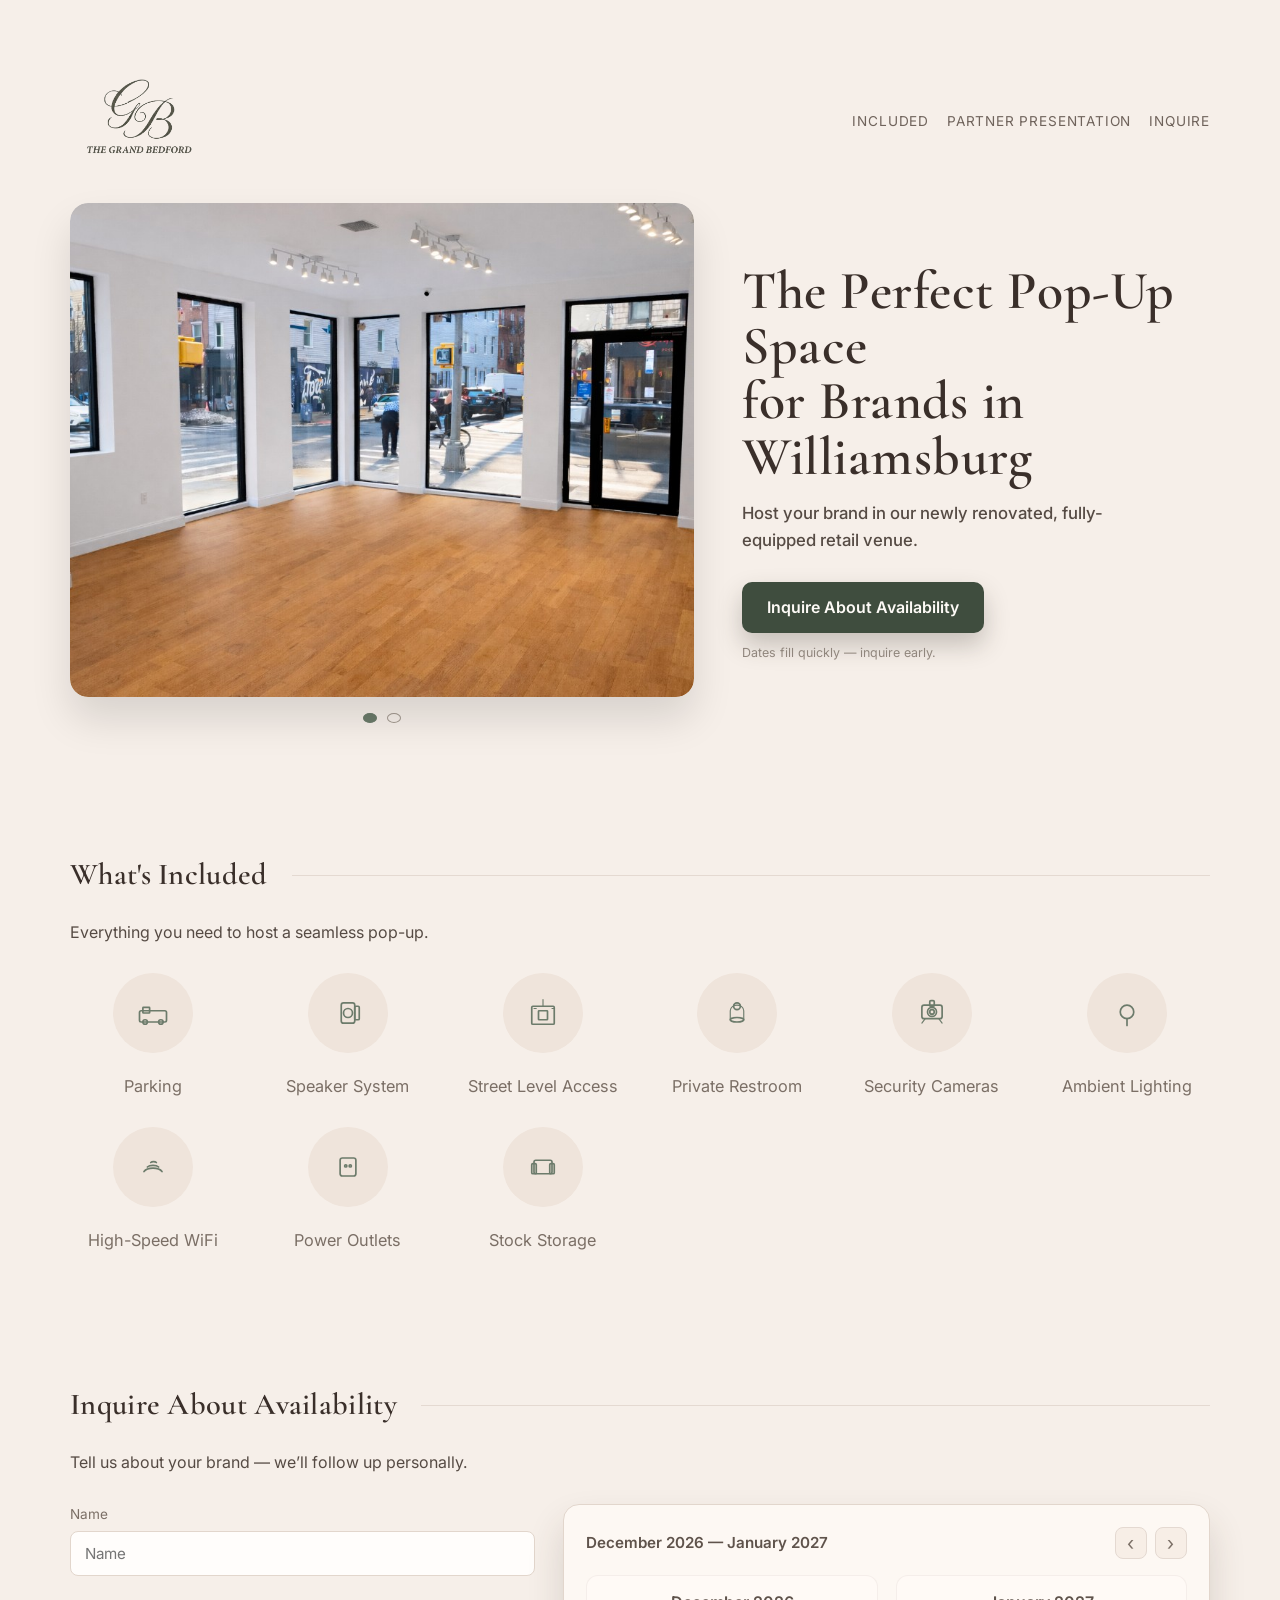
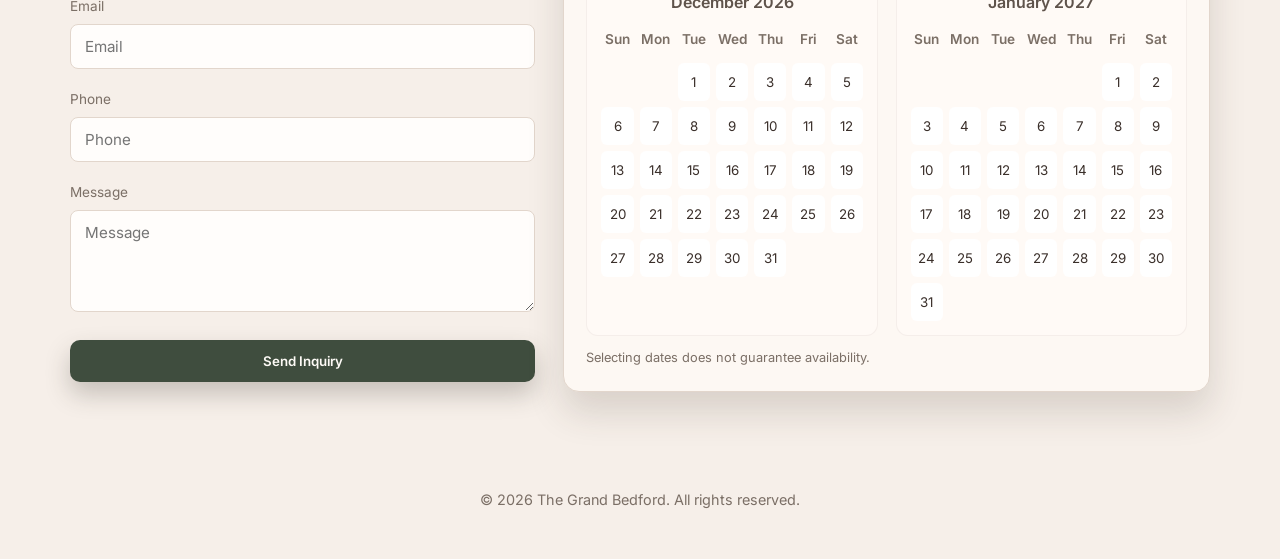
<file: index.html>
<!doctype html>
<html lang="en">
  <head>
    <meta charset="utf-8" />
    <meta name="viewport" content="width=device-width, initial-scale=1" />
    <title>The Perfect Pop-Up Space for Brands in Williamsburg</title>
    <meta
      name="description"
      content="The perfect pop-up space for beauty and wellness brands."
    />
    <link rel="stylesheet" href="styles.css" />
    <link
      rel="preconnect"
      href="https://fonts.googleapis.com"
      crossorigin="anonymous"
    />
    <link
      rel="preconnect"
      href="https://fonts.gstatic.com"
      crossorigin="anonymous"
    />
    <link
      href="https://fonts.googleapis.com/css2?family=Cormorant+Garamond:wght@400;500;600&family=Inter:wght@300;400;500;600&display=swap"
      rel="stylesheet"
    />
  </head>
  <body>
    <header class="hero">
      <div class="header-bar container">
        <a href="#" class="site-logo" aria-label="The Grand Bedford home">
          <img src="assets/GB logo.png" alt="The Grand Bedford" />
        </a>
        <nav class="site-nav">
          <a href="#included">Included</a>
          <a href="https://partners.thegrandbedford.com/">Partner Presentation</a>
          <a href="#inquire">Inquire</a>
        </nav>
      </div>
      <div class="container hero-grid">
        <div class="hero-image">
          <div class="hero-slideshow">
            <div class="hero-slideshow-spacer" aria-hidden="true"></div>
            <img
              class="hero-slide active"
              src="assets/Grand_Bedford_Front-a0e70409-7994-433a-bbf8-5802e04e6e1d.png"
              alt="The Grand Bedford interior with large windows overlooking Williamsburg street"
            />
            <img
              class="hero-slide"
              src="assets/127E76CC-0DE3-4BED-BC3C-7DEFEE53B818-36f97c9b-cba3-49cc-b6f0-3d91779fbc2b.png"
              alt="The Grand Bedford interior with track lighting and hardwood floors"
            />
          </div>
          <div class="hero-dots" aria-label="Image navigation">
            <button type="button" class="hero-dot active" aria-label="Show image 1" aria-current="true" data-index="0"></button>
            <button type="button" class="hero-dot" aria-label="Show image 2" aria-current="false" data-index="1"></button>
          </div>
        </div>
        <div class="hero-content">
          <h1>
            The Perfect Pop-Up Space<br />
            for Brands in Williamsburg
          </h1>
          <p class="lead">
            Host your brand in our newly renovated, fully-equipped retail venue.
          </p>
          <a class="button solid" href="#inquire">Inquire About Availability</a>
          <p class="microcopy">Dates fill quickly — inquire early.</p>
        </div>
      </div>
    </header>

    <main>
      <section class="section" id="included">
        <div class="container">
          <div class="section-title">
            <h2>What's Included</h2>
            <span class="divider"></span>
          </div>
          <p class="section-intro">
            Everything you need to host a seamless pop-up.
          </p>
          <div class="icon-grid">
            <div class="icon-card">
              <div class="icon-circle">
                <svg viewBox="0 0 64 64" aria-hidden="true">
                  <rect x="8" y="28" width="48" height="20" rx="3" />
                  <circle cx="18" cy="48" r="4" />
                  <circle cx="46" cy="48" r="4" />
                  <rect x="14" y="22" width="12" height="10" rx="1" />
                </svg>
              </div>
              <p>Parking</p>
            </div>
            <div class="icon-card">
              <div class="icon-circle">
                <svg viewBox="0 0 64 64" aria-hidden="true">
                  <rect x="20" y="14" width="24" height="36" rx="4" />
                  <circle cx="32" cy="32" r="8" />
                  <rect x="44" y="20" width="8" height="24" rx="2" />
                </svg>
              </div>
              <p>Speaker System</p>
            </div>
            <div class="icon-card">
              <div class="icon-circle">
                <svg viewBox="0 0 64 64" aria-hidden="true">
                  <rect x="12" y="20" width="40" height="32" rx="2" />
                  <rect x="24" y="28" width="16" height="16" rx="1" />
                  <path d="M32 12v8M32 8v4M20 24h-4M48 24h4" stroke="currentColor" stroke-width="2" fill="none" />
                </svg>
              </div>
              <p>Street Level Access</p>
            </div>
            <div class="icon-card">
              <div class="icon-circle">
                <svg viewBox="0 0 64 64" aria-hidden="true">
                  <ellipse cx="32" cy="44" rx="12" ry="4" />
                  <path d="M20 44V28c0-6 6-10 12-10s12 4 12 10v16" fill="none" stroke="currentColor" stroke-width="2" />
                  <circle cx="32" cy="20" r="6" />
                </svg>
              </div>
              <p>Private Restroom</p>
            </div>
            <div class="icon-card">
              <div class="icon-circle">
                <svg viewBox="0 0 64 64" aria-hidden="true">
                  <rect x="14" y="18" width="36" height="24" rx="4" />
                  <circle cx="32" cy="30" r="8" />
                  <circle cx="32" cy="30" r="4" />
                  <rect x="28" y="10" width="8" height="10" rx="2" />
                  <path d="M20 42l-6 8M44 42l6 8" stroke="currentColor" stroke-width="2" fill="none" />
                </svg>
              </div>
              <p>Security Cameras</p>
            </div>
            <div class="icon-card">
              <div class="icon-circle">
                <svg viewBox="0 0 64 64" aria-hidden="true">
                  <circle cx="32" cy="30" r="12" />
                  <line x1="32" y1="42" x2="32" y2="54" />
                </svg>
              </div>
              <p>Ambient Lighting</p>
            </div>
            <div class="icon-card">
              <div class="icon-circle">
                <svg viewBox="0 0 64 64" aria-hidden="true">
                  <path
                    d="M16 40c6-8 26-8 32 0M22 32c4-4 16-4 20 0M28 24c2-2 8-2 10 0"
                    fill="none"
                  />
                </svg>
              </div>
              <p>High-Speed WiFi</p>
            </div>
            <div class="icon-card">
              <div class="icon-circle">
                <svg viewBox="0 0 64 64" aria-hidden="true">
                  <rect x="18" y="16" width="28" height="32" rx="4" />
                  <circle cx="28" cy="30" r="2" />
                  <circle cx="36" cy="30" r="2" />
                </svg>
              </div>
              <p>Power Outlets</p>
            </div>
            <div class="icon-card">
              <div class="icon-circle">
                <svg viewBox="0 0 64 64" aria-hidden="true">
                  <rect x="16" y="20" width="32" height="24" rx="3" />
                  <rect x="12" y="26" width="8" height="18" rx="2" />
                  <rect x="44" y="26" width="8" height="18" rx="2" />
                </svg>
              </div>
              <p>Stock Storage</p>
            </div>
          </div>
        </div>
      </section>

      <section class="section" id="inquire">
        <div class="container">
          <div class="section-title">
            <h2>Inquire About Availability</h2>
            <span class="divider"></span>
          </div>
          <p class="section-intro">
            Tell us about your brand — we’ll follow up personally.
          </p>
          <div class="inquire-grid">
            <form
              class="inquire-form"
              action="https://formsubmit.co/brian@thegrandbedford.com"
              method="POST"
            >
              <input type="hidden" name="_subject" value="Grand Bedford Inquiry" />
              <input type="hidden" name="_captcha" value="false" />
              <label>
                Name
                <input type="text" name="name" placeholder="Name" required />
              </label>
              <label>
                Email
                <input type="email" name="email" placeholder="Email" required />
              </label>
              <label>
                Phone
                <input type="tel" name="phone" placeholder="Phone" />
              </label>
              <label>
                Message
                <textarea
                  rows="4"
                  name="message"
                  placeholder="Message"
                  required
                ></textarea>
              </label>
              <input
                type="hidden"
                name="preferred_dates"
                id="preferred-dates"
              />
              <button class="button solid" type="submit">Send Inquiry</button>
            </form>
            <div class="calendar">
              <div class="calendar-nav">
                <span class="calendar-range" id="calendar-range"></span>
                <div class="calendar-nav-buttons">
                  <button class="icon-button" type="button" id="calendar-prev" aria-label="Previous month">
                    &#8249;
                  </button>
                  <button class="icon-button" type="button" id="calendar-next" aria-label="Next month">
                    &#8250;
                  </button>
                </div>
              </div>
              <div class="calendar-months" id="calendar-months"></div>
              <p class="calendar-note">
                Selecting dates does not guarantee availability.
              </p>
            </div>
          </div>
        </div>
      </section>
    </main>


    <footer class="site-footer">
      <div class="container">
        <p>© 2026 The Grand Bedford. All rights reserved.</p>
      </div>
    </footer>

    <div class="lightbox" aria-hidden="true">
      <div class="lightbox-backdrop"></div>
      <button class="lightbox-close" type="button" aria-label="Close">
        ✕
      </button>
      <button class="lightbox-nav prev" type="button" aria-label="Previous">
        &#8249;
      </button>
      <img class="lightbox-image" alt="" />
      <button class="lightbox-nav next" type="button" aria-label="Next">
        &#8250;
      </button>
      <p class="lightbox-caption"></p>
    </div>

    <script src="script.js"></script>
  </body>
</html>
</file>
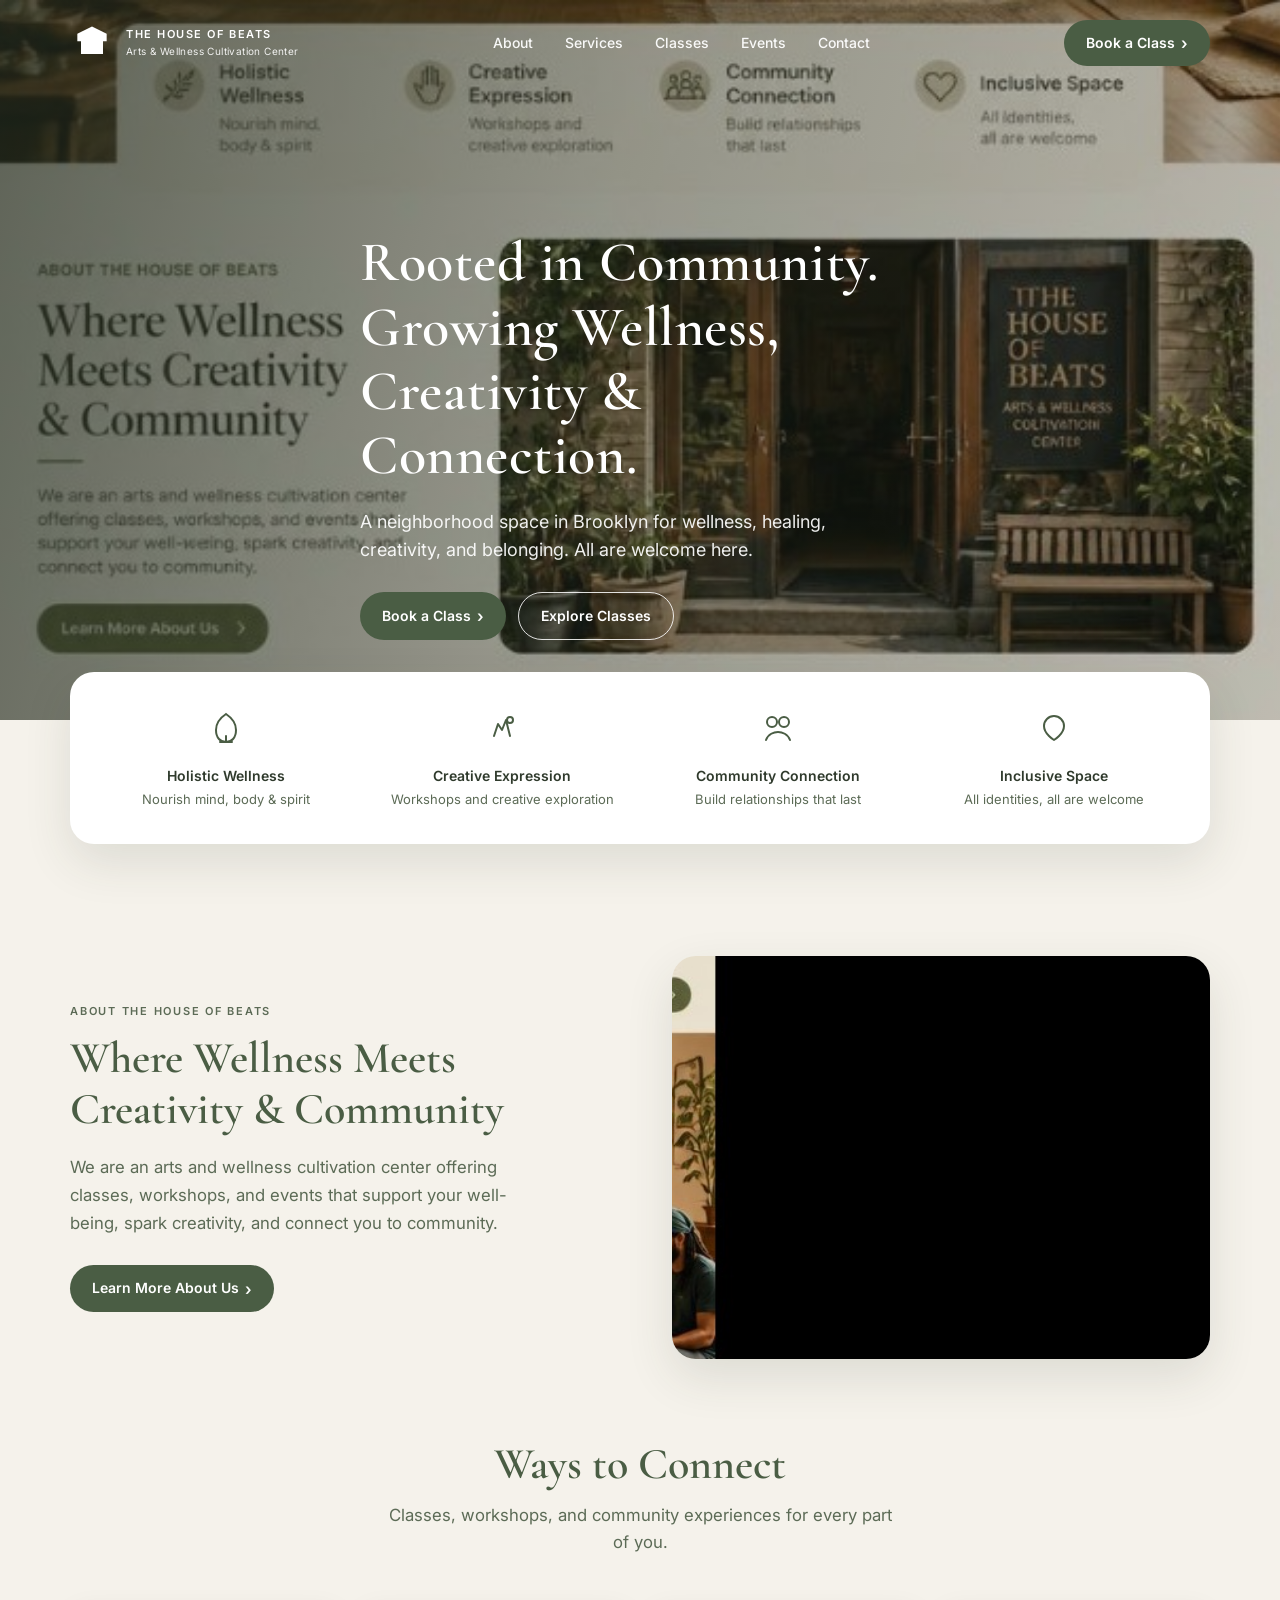
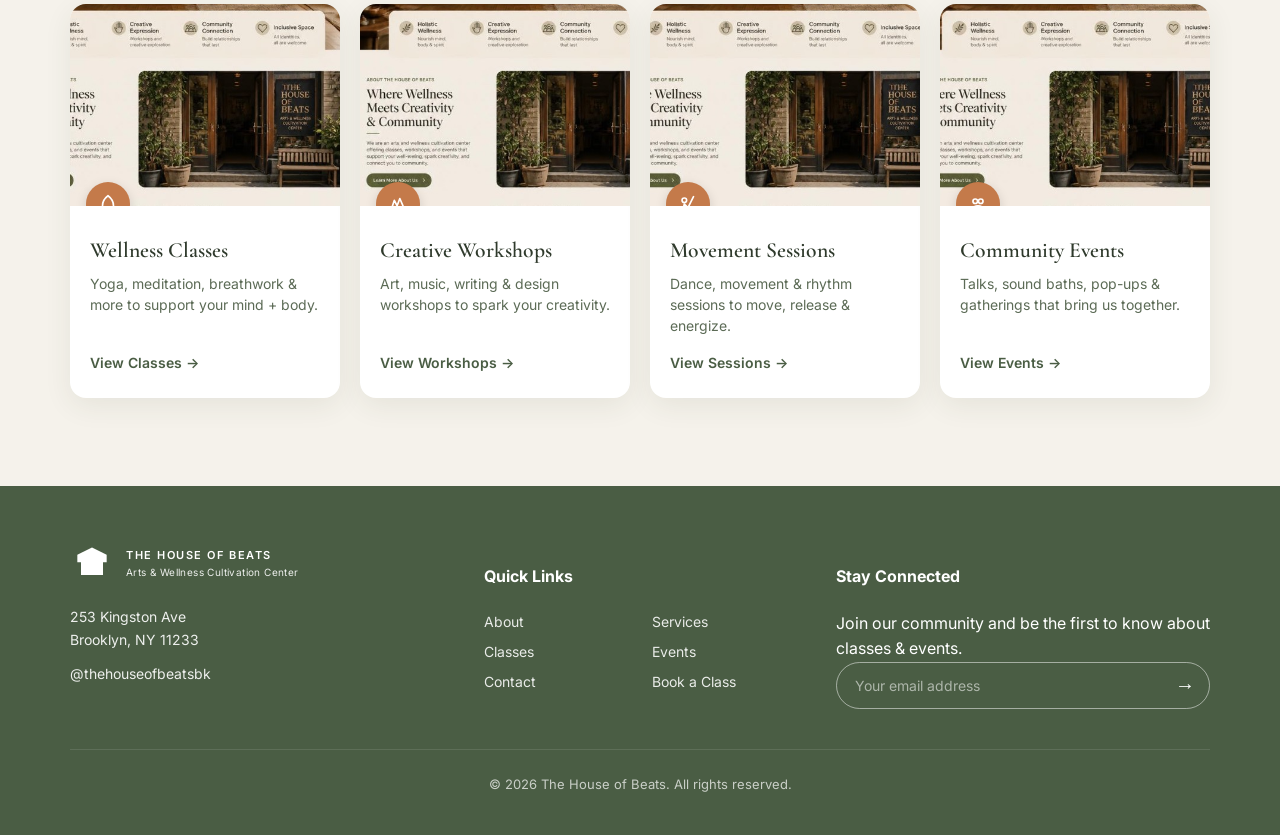
<file: house-of-beats/index.html>
<!doctype html>
<html lang="en">
  <head>
    <meta charset="utf-8" />
    <meta name="viewport" content="width=device-width, initial-scale=1" />
    <title>The House of Beats — Arts &amp; Wellness Cultivation Center</title>
    <meta
      name="description"
      content="A Brooklyn neighborhood space for wellness, healing, creativity, and belonging. Classes, workshops, and community at The House of Beats."
    />
    <link rel="stylesheet" href="styles.css" />
    <link rel="stylesheet" href="mobile.css" media="(max-width: 767px)" />
    <link rel="preconnect" href="https://fonts.googleapis.com" crossorigin="anonymous" />
    <link rel="preconnect" href="https://fonts.gstatic.com" crossorigin="anonymous" />
    <link
      href="https://fonts.googleapis.com/css2?family=Cormorant+Garamond:wght@400;500;600&family=Inter:wght@400;500;600&display=swap"
      rel="stylesheet"
    />
  </head>
  <body>
    <div class="nav-overlay" id="nav-overlay" hidden aria-hidden="true"></div>

    <header class="site-header">
      <div class="container header-inner">
        <a href="#" class="brand" aria-label="The House of Beats home">
          <svg class="brand-icon" viewBox="0 0 48 48" aria-hidden="true">
            <path
              fill="currentColor"
              d="M8 22V14l16-8 16 8v8h-4v14H12V22H8zm6 0h20v10H14V22zm4-10.5L24 8.8l6 2.7V20H18V11.5z"
            />
          </svg>
          <span class="brand-text">
            <span class="brand-name">The House of Beats</span>
            <span class="brand-tagline">Arts &amp; Wellness Cultivation Center</span>
          </span>
        </a>
        <nav class="site-nav" id="site-nav" aria-label="Main">
          <a href="#about">About</a>
          <a href="#services">Services</a>
          <a href="#classes">Classes</a>
          <a href="#events">Events</a>
          <a href="#contact">Contact</a>
        </nav>
        <a class="btn btn-green btn-arrow header-cta" href="#classes">Book a Class</a>
        <button
          type="button"
          class="nav-toggle"
          id="nav-toggle"
          aria-expanded="false"
          aria-controls="site-nav"
          aria-label="Open menu"
        >
          <svg width="24" height="24" viewBox="0 0 24 24" fill="none" stroke="currentColor" stroke-width="2">
            <path d="M4 7h16M4 12h16M4 17h16" />
          </svg>
        </button>
      </div>
    </header>

    <section class="hero" aria-label="Welcome">
      <div class="hero-bg">
        <img
          src="../assets/hob-hero-interior.png"
          alt="Warm interior community space with plants, books, and people gathering"
          width="1536"
          height="1024"
        />
        <div class="hero-overlay" aria-hidden="true"></div>
      </div>
      <div class="container hero-content">
        <h1>Rooted in Community. Growing Wellness, Creativity &amp; Connection.</h1>
        <p class="hero-lead">
          A neighborhood space in Brooklyn for wellness, healing, creativity, and belonging.
          All are welcome here.
        </p>
        <div class="hero-actions">
          <a class="btn btn-green btn-arrow" href="#classes">Book a Class</a>
          <a class="btn btn-outline" href="#connect">Explore Classes</a>
        </div>
      </div>
    </section>

    <section class="features-bar" aria-label="Highlights">
      <div class="container features-inner">
        <article class="feature">
          <svg class="feature-icon" viewBox="0 0 40 40" fill="none" aria-hidden="true">
            <path
              d="M20 6c-6 4-10 10-10 16 0 8 4.5 12 10 12s10-4 10-12c0-6-4-12-10-16z"
              stroke="currentColor"
              stroke-width="2"
            />
            <path d="M20 28v6M14 34h12" stroke="currentColor" stroke-width="2" stroke-linecap="round" />
          </svg>
          <h3>Holistic Wellness</h3>
          <p>Nourish mind, body &amp; spirit</p>
        </article>
        <article class="feature">
          <svg class="feature-icon" viewBox="0 0 40 40" fill="none" aria-hidden="true">
            <path
              d="M12 28l4-12 4 6 4-10 4 16"
              stroke="currentColor"
              stroke-width="2"
              stroke-linecap="round"
              stroke-linejoin="round"
            />
            <circle cx="28" cy="12" r="3" stroke="currentColor" stroke-width="2" />
          </svg>
          <h3>Creative Expression</h3>
          <p>Workshops and creative exploration</p>
        </article>
        <article class="feature">
          <svg class="feature-icon" viewBox="0 0 40 40" fill="none" aria-hidden="true">
            <circle cx="14" cy="14" r="5" stroke="currentColor" stroke-width="2" />
            <circle cx="26" cy="14" r="5" stroke="currentColor" stroke-width="2" />
            <path d="M8 32c2-6 8-8 12-8s10 2 12 8" stroke="currentColor" stroke-width="2" stroke-linecap="round" />
          </svg>
          <h3>Community Connection</h3>
          <p>Build relationships that last</p>
        </article>
        <article class="feature">
          <svg class="feature-icon" viewBox="0 0 40 40" fill="none" aria-hidden="true">
            <path
              d="M20 32s-10-6-10-14a10 10 0 0120 0c0 8-10 14-10 14z"
              stroke="currentColor"
              stroke-width="2"
              stroke-linejoin="round"
            />
          </svg>
          <h3>Inclusive Space</h3>
          <p>All identities, all are welcome</p>
        </article>
      </div>
    </section>

    <section class="about" id="about">
      <div class="container about-grid">
        <div>
          <p class="eyebrow">About The House of Beats</p>
          <h2>Where Wellness Meets Creativity &amp; Community</h2>
          <p class="about-copy">
            We are an arts and wellness cultivation center offering classes, workshops, and events
            that support your well-being, spark creativity, and connect you to community.
          </p>
          <a class="btn btn-green btn-arrow" href="#contact">Learn More About Us</a>
        </div>
        <div class="about-image">
          <img
            src="../assets/hob-about-exterior.png"
            alt="The House of Beats storefront entrance with plants and welcoming signage"
            width="1536"
            height="1024"
          />
        </div>
      </div>
    </section>

    <section class="connect" id="connect">
      <div class="container">
        <h2 id="classes">Ways to Connect</h2>
        <p class="connect-intro">
          Classes, workshops, and community experiences for every part of you.
        </p>
        <div class="cards" id="services">
          <article class="card">
            <div class="card-media card-media--wellness">
              <img src="../assets/hob-hero-interior.png" alt="" />
              <span class="card-badge" aria-hidden="true">
                <svg viewBox="0 0 24 24" fill="none" stroke="currentColor" stroke-width="1.8">
                  <path d="M12 3c-4 3-6 7-6 11a6 6 0 0012 0c0-4-2-8-6-11z" />
                </svg>
              </span>
            </div>
            <div class="card-body">
              <h3>Wellness Classes</h3>
              <p>Yoga, meditation, breathwork &amp; more to support your mind + body.</p>
              <a class="card-link" href="#classes">View Classes →</a>
            </div>
          </article>
          <article class="card">
            <div class="card-media card-media--creative">
              <img src="../assets/hob-hero-interior.png" alt="" />
              <span class="card-badge" aria-hidden="true">
                <svg viewBox="0 0 24 24" fill="none" stroke="currentColor" stroke-width="1.8">
                  <path d="M4 20l4-12 3 6 3-8 6 14" stroke-linecap="round" stroke-linejoin="round" />
                </svg>
              </span>
            </div>
            <div class="card-body">
              <h3>Creative Workshops</h3>
              <p>Art, music, writing &amp; design workshops to spark your creativity.</p>
              <a class="card-link" href="#classes">View Workshops →</a>
            </div>
          </article>
          <article class="card" id="events">
            <div class="card-media card-media--movement">
              <img src="../assets/hob-hero-interior.png" alt="" />
              <span class="card-badge" aria-hidden="true">
                <svg viewBox="0 0 24 24" fill="none" stroke="currentColor" stroke-width="1.8">
                  <circle cx="8" cy="8" r="2.5" />
                  <path d="M6 20l2-8 4 4 6-12" stroke-linecap="round" stroke-linejoin="round" />
                </svg>
              </span>
            </div>
            <div class="card-body">
              <h3>Movement Sessions</h3>
              <p>Dance, movement &amp; rhythm sessions to move, release &amp; energize.</p>
              <a class="card-link" href="#events">View Sessions →</a>
            </div>
          </article>
          <article class="card">
            <div class="card-media card-media--community">
              <img src="../assets/hob-hero-interior.png" alt="" />
              <span class="card-badge" aria-hidden="true">
                <svg viewBox="0 0 24 24" fill="none" stroke="currentColor" stroke-width="1.8">
                  <circle cx="9" cy="9" r="2.5" />
                  <circle cx="15" cy="9" r="2.5" />
                  <path d="M4 20c1.5-4 5-6 8-6s6.5 2 8 6" stroke-linecap="round" />
                </svg>
              </span>
            </div>
            <div class="card-body">
              <h3>Community Events</h3>
              <p>Talks, sound baths, pop-ups &amp; gatherings that bring us together.</p>
              <a class="card-link" href="#events">View Events →</a>
            </div>
          </article>
        </div>
      </div>
    </section>

    <footer class="site-footer" id="contact">
      <div class="container footer-grid">
        <div class="footer-brand">
          <a href="#" class="brand">
            <svg class="brand-icon" viewBox="0 0 48 48" aria-hidden="true">
              <path
                fill="currentColor"
                d="M8 22V14l16-8 16 8v8h-4v14H12V22H8zm6 0h20v10H14V22zm4-10.5L24 8.8l6 2.7V20H18V11.5z"
              />
            </svg>
            <span class="brand-text">
              <span class="brand-name">The House of Beats</span>
              <span class="brand-tagline">Arts &amp; Wellness Cultivation Center</span>
            </span>
          </a>
          <p class="footer-address">253 Kingston Ave<br />Brooklyn, NY 11233</p>
          <p class="footer-social">
            <a href="https://instagram.com/thehouseofbeatsbk" target="_blank" rel="noopener noreferrer"
              >@thehouseofbeatsbk</a
            >
          </p>
        </div>
        <div>
          <h4>Quick Links</h4>
          <div class="footer-links">
            <a href="#about">About</a>
            <a href="#services">Services</a>
            <a href="#classes">Classes</a>
            <a href="#events">Events</a>
            <a href="#contact">Contact</a>
            <a href="#classes">Book a Class</a>
          </div>
        </div>
        <div class="footer-newsletter">
          <h4>Stay Connected</h4>
          <p>Join our community and be the first to know about classes &amp; events.</p>
          <form class="newsletter-form" action="#" method="post" aria-label="Newsletter signup">
            <input type="email" name="email" placeholder="Your email address" required autocomplete="email" />
            <button type="submit" aria-label="Subscribe">→</button>
          </form>
        </div>
      </div>
      <p class="container footer-bottom">© 2026 The House of Beats. All rights reserved.</p>
    </footer>

    <aside class="mobile-cta-bar" aria-label="Quick actions">
      <a class="btn btn-green btn-arrow" href="#classes">Book a Class</a>
      <a class="btn btn-outline-dark" href="#connect">Explore</a>
    </aside>

    <script>
      (function () {
        var toggle = document.getElementById("nav-toggle");
        var nav = document.getElementById("site-nav");
        var overlay = document.getElementById("nav-overlay");
        var body = document.body;

        function setMenuOpen(open) {
          if (!nav) return;
          nav.classList.toggle("is-open", open);
          if (overlay) {
            overlay.hidden = !open;
            overlay.setAttribute("aria-hidden", open ? "false" : "true");
          }
          body.classList.toggle("menu-open", open);
          if (toggle) {
            toggle.setAttribute("aria-expanded", open ? "true" : "false");
            toggle.setAttribute("aria-label", open ? "Close menu" : "Open menu");
          }
        }

        if (toggle && nav) {
          toggle.addEventListener("click", function () {
            setMenuOpen(!nav.classList.contains("is-open"));
          });
        }

        if (overlay) {
          overlay.addEventListener("click", function () {
            setMenuOpen(false);
          });
        }

        nav &&
          nav.querySelectorAll("a").forEach(function (link) {
            link.addEventListener("click", function () {
              setMenuOpen(false);
            });
          });
      })();
    </script>
  </body>
</html>
</file>
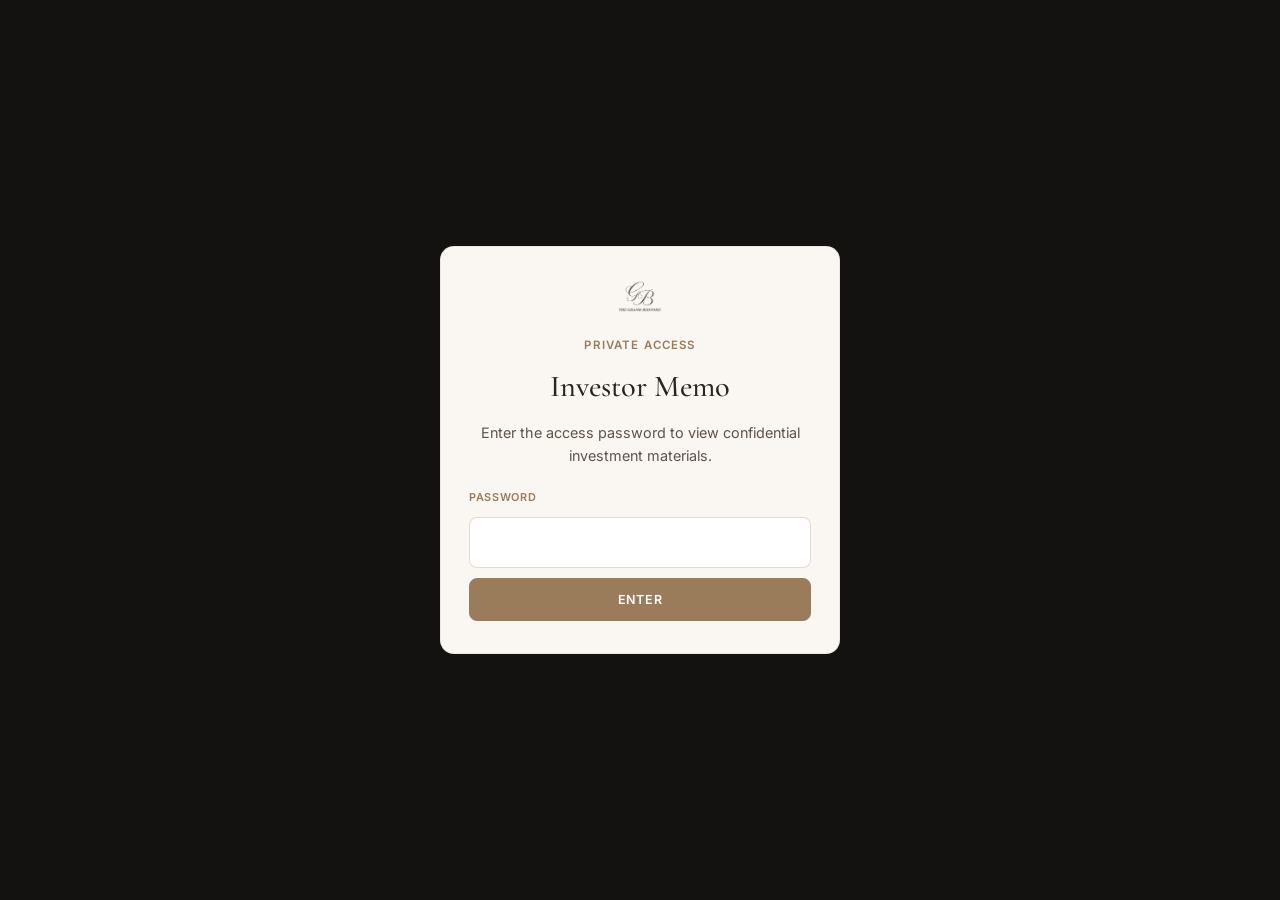
<file: investors/index.html>
<!doctype html>
<html lang="en">
  <head>
    <meta charset="utf-8" />
    <meta name="viewport" content="width=device-width, initial-scale=1" />
    <script>
      if ("scrollRestoration" in history) history.scrollRestoration = "manual";
      window.scrollTo(0, 0);
    </script>
    <title>The Grand Bedford — Investment Opportunity</title>
    <meta
      name="description"
      content="A $150,000 passive investment opportunity in The Grand Bedford — a prime Williamsburg cultural platform entering its revenue launch phase."
    />
    <meta property="og:title" content="The Grand Bedford — Investment Opportunity" />
    <meta
      property="og:description"
      content="15% passive economic interest at a $1M post-money valuation. Stabilize the platform and activate three direct revenue channels."
    />
    <meta property="og:type" content="website" />
    <meta property="og:image" content="../assets/investor-exterior-bedford.png" />
    <link rel="stylesheet" href="investors.css?v=14" />
    <link rel="preconnect" href="https://fonts.googleapis.com" crossorigin="anonymous" />
    <link rel="preconnect" href="https://fonts.gstatic.com" crossorigin="anonymous" />
    <link
      href="https://fonts.googleapis.com/css2?family=Cormorant+Garamond:wght@400;500;600&family=Inter:wght@300;400;500;600&display=swap"
      rel="stylesheet"
    />
  </head>
  <body class="memo-page">

    <div class="memo-gate" id="investor-gate" aria-hidden="false">
      <div class="memo-gate-card">
        <img src="../assets/GB logo.png" alt="" class="memo-gate-logo" width="56" height="56" />
        <p class="memo-gate-eyebrow">Private Access</p>
        <h1 class="memo-gate-title">Investor Memo</h1>
        <p class="memo-gate-copy">Enter the access password to view confidential investment materials.</p>
        <form class="memo-gate-form" id="investor-gate-form">
          <label class="memo-gate-label" for="investor-gate-password">Password</label>
          <input
            class="memo-gate-input"
            id="investor-gate-password"
            name="password"
            type="password"
            autocomplete="current-password"
            required
          />
          <p class="memo-gate-error" id="investor-gate-error" hidden>Incorrect password. Please try again.</p>
          <button class="memo-btn memo-btn--primary memo-btn--full" type="submit">Enter</button>
        </form>
      </div>
    </div>

    <div id="investor-portal">
      <header class="memo-header">
        <div class="memo-header-inner">
          <a href="#hero" class="memo-brand">
            <img src="../assets/GB logo.png" alt="" width="36" height="36" />
            <span>The Grand Bedford</span>
          </a>
          <a class="memo-header-cta" href="#invest">Walkthrough</a>
        </div>
      </header>

      <main class="memo-main">
        <section class="memo-section memo-hero" id="hero"></section>
        <section class="memo-section memo-offer" id="offer"></section>
        <section class="memo-section memo-valuation" id="valuation"></section>
        <section class="memo-section memo-funds" id="use-of-funds"></section>
        <section class="memo-section memo-phases" id="phases"></section>
        <section class="memo-section memo-channels" id="channels"></section>
        <section class="memo-section memo-launch" id="launch-plan"></section>
        <section class="memo-section memo-roadmap" id="roadmap"></section>
        <section class="memo-section memo-returns" id="returns"></section>
        <section class="memo-section memo-people" id="people"></section>
        <section class="memo-section memo-proof" id="proof"></section>
        <section class="memo-section memo-risk" id="risk"></section>
        <section class="memo-section memo-invest" id="invest"></section>
      </main>

      <footer class="memo-footer">
        <p>© <span id="memo-year"></span> The Grand Bedford. Private investment materials.</p>
        <p class="memo-footer-address">165 Bedford Avenue, Brooklyn, NY 11211</p>
      </footer>

      <div class="memo-sticky-cta" id="memo-sticky-cta" hidden>
        <a class="memo-btn memo-btn--ghost" href="#invest">Walkthrough</a>
        <a class="memo-btn memo-btn--primary" href="#invest">View Opportunity</a>
      </div>
    </div>

    <script type="module" src="investors-auth.js?v=14"></script>
  </body>
</html>
</file>
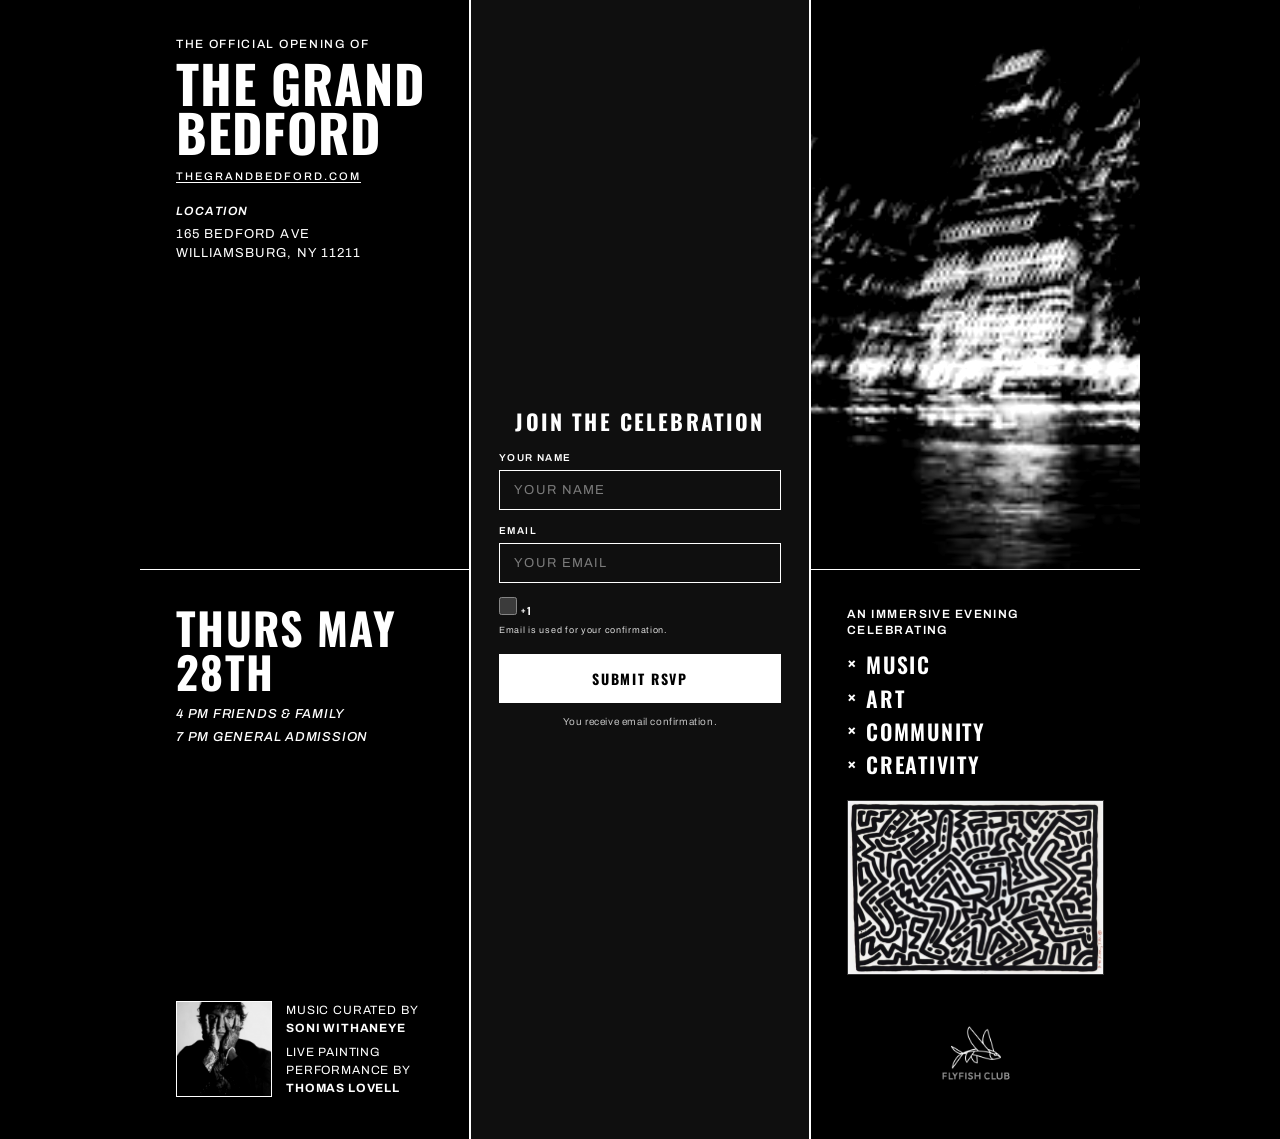
<file: rsvp.html>
<!doctype html>
<html lang="en">
  <head>
    <meta charset="utf-8" />
    <meta name="viewport" content="width=device-width, initial-scale=1" />
    <title>RSVP — The Official Opening of The Grand Bedford</title>
    <meta
      name="description"
      content="Join the celebration. RSVP for the official opening of The Grand Bedford, Williamsburg."
    />
    <link rel="stylesheet" href="rsvp.css?v=7" />
    <link rel="preconnect" href="https://fonts.googleapis.com" crossorigin="anonymous" />
    <link rel="preconnect" href="https://fonts.gstatic.com" crossorigin="anonymous" />
    <link
      href="https://fonts.googleapis.com/css2?family=Archivo:ital,wght@0,400;0,500;0,600;1,500&family=Oswald:wght@500;600;700&display=swap"
      rel="stylesheet"
    />
  </head>
  <body class="rsvp-splash">
    <a class="skip-visual" href="#rsvp-form">Skip to RSVP form</a>

    <div class="page-shell">
      <div class="flyer-wrap">
        <div class="flyer-grid">
        <section class="cell cell-tl">
          <div class="cell-inner">
            <p class="kicker">The official opening of</p>
            <h1 class="title-main">The Grand Bedford</h1>
            <p class="site-url">
              <a href="https://thegrandbedford.com/">thegrandbedford.com</a>
            </p>
            <p class="label-italic">Location</p>
            <p class="address">
              165 Bedford Ave<br />
              Williamsburg, NY 11211
            </p>
          </div>
        </section>

        <section class="cell cell-tr" aria-label="City skyline photograph">
          <img
            class="cell-photo"
            src="assets/rsvp-skyline.png"
            alt="Black and white long-exposure city skyline at night"
            width="275"
            height="183"
          />
        </section>

        <aside class="rsvp-panel" id="rsvp">
          <div id="rsvp-form-wrap">
            <h2 id="rsvp-title">Join the celebration</h2>
            <noscript>
              <p class="form-banner">JavaScript must be enabled to submit this RSVP.</p>
            </noscript>
            <p id="rsvp-submit-error" class="form-submit-error" hidden></p>
            <form id="rsvp-form" class="rsvp-form" action="#" method="post">
              <input type="checkbox" name="botcheck" class="skip-visual" tabindex="-1" autocomplete="off" />

              <label for="guest-name">Your name</label>
              <input
                id="guest-name"
                type="text"
                name="name"
                placeholder="Your name"
                required
                autocomplete="name"
              />

              <label for="guest-email">Email</label>
              <input
                id="guest-email"
                type="email"
                name="email"
                placeholder="Your email"
                required
                autocomplete="email"
              />

              <div class="plus-one">
                <label class="plus-one-toggle" for="plus-one-check">
                  <input type="checkbox" id="plus-one-check" name="plus_one" value="yes" />
                  <span class="plus-one-label">+1</span>
                </label>
                <div id="plus-one-name-wrap" class="plus-one-name-wrap" hidden>
                  <label for="plus-one-name">Guest name</label>
                  <input
                    id="plus-one-name"
                    type="text"
                    name="plus_one_name"
                    placeholder="Guest name"
                    autocomplete="name"
                  />
                </div>
              </div>
              <p class="attending-hint">Email is used for your confirmation.</p>

              <button type="submit">Submit RSVP</button>
              <p class="form-foot">You receive email confirmation.</p>
            </form>
          </div>

          <div id="rsvp-thanks" class="rsvp-thanks" hidden>
            <h2 class="thanks-title">Thank you</h2>
            <p>Your RSVP was sent. Check your email for confirmation.</p>
            <p><a href="https://thegrandbedford.com/">Back to The Grand Bedford</a></p>
          </div>
        </aside>

        <section class="cell cell-bl">
          <div class="cell-inner">
            <p class="date-line">Thurs May 28th</p>
            <p class="schedule">4 PM friends &amp; family</p>
            <p class="schedule">7 PM general admission</p>
          </div>
          <div class="talent-block">
            <img
              class="talent-portrait"
              src="assets/rsvp-soni-portrait.png"
              alt="Soni WithAnEye"
              width="947"
              height="1024"
            />
            <div class="talent-copy">
              <p>Music curated by <strong>Soni WithAnEye</strong></p>
              <p>Live painting performance by <strong>Thomas Lovell</strong></p>
            </div>
          </div>
        </section>

        <section class="cell cell-br">
          <div class="cell-inner">
            <p class="br-header">An immersive evening celebrating</p>
            <ul class="checklist">
              <li>Music</li>
              <li>Art</li>
              <li>Community</li>
              <li>Creativity</li>
            </ul>
          </div>
          <img
            class="br-art"
            src="assets/rsvp-haring-art.png"
            alt="Keith Haring line drawing"
            width="1024"
            height="693"
          />
          <img
            class="flyfish-logo"
            src="assets/rsvp-flyfish-logo.png"
            alt="Flyfish Club"
            width="1024"
            height="512"
          />
        </section>
        </div>
      </div>
    </div>

    <script>
      (function () {
        var REDIRECT = "https://thegrandbedford.com/rsvp.html?sent=1";
        var SUBJECT = "Grand Bedford — Opening Night RSVP";
        var API = "https://formsubmit.co/ajax/info@thegrandbedford.com";

        if (new URLSearchParams(window.location.search).get("sent") === "1") {
          var wrap = document.getElementById("rsvp-form-wrap");
          var thanks = document.getElementById("rsvp-thanks");
          if (wrap && thanks) {
            wrap.hidden = true;
            thanks.hidden = false;
          }
        }

        var err = document.getElementById("rsvp-submit-error");
        var form = document.getElementById("rsvp-form");

        function showErr(msg) {
          if (!err) return;
          err.textContent = msg;
          err.hidden = false;
        }
        function hideErr() {
          if (err) err.hidden = true;
        }

        if (!form) return;

        var plusOneCheck = document.getElementById("plus-one-check");
        var plusOneWrap = document.getElementById("plus-one-name-wrap");
        var plusOneName = document.getElementById("plus-one-name");
        if (plusOneCheck && plusOneWrap && plusOneName) {
          plusOneCheck.addEventListener("change", function () {
            var on = plusOneCheck.checked;
            plusOneWrap.hidden = !on;
            plusOneName.required = on;
            if (!on) {
              plusOneName.value = "";
            } else {
              plusOneName.focus();
            }
          });
        }

        form.addEventListener("submit", function (e) {
          e.preventDefault();
          hideErr();

          var nameEl = document.getElementById("guest-name");
          var emailEl = document.getElementById("guest-email");
          var botcheck = form.querySelector('input[name="botcheck"]');
          if (botcheck && botcheck.checked) return;

          if (plusOneCheck && plusOneCheck.checked && plusOneName && !plusOneName.value.trim()) {
            plusOneName.focus();
            plusOneName.reportValidity();
            return;
          }

          if (!form.reportValidity()) return;

          var btn = form.querySelector('button[type="submit"]');
          if (btn) btn.disabled = true;

          var attending = 1;
          var message = "Opening night RSVP\nAttending: 1";
          if (plusOneCheck && plusOneCheck.checked && plusOneName) {
            attending = 2;
            message =
              "Opening night RSVP\nAttending: 2\n+1 guest: " + plusOneName.value.trim();
          }

          fetch(API, {
            method: "POST",
            headers: {
              "Content-Type": "application/json",
              Accept: "application/json",
            },
            body: JSON.stringify({
              _subject: SUBJECT,
              _captcha: "false",
              _template: "table",
              name: nameEl ? nameEl.value.trim() : "",
              email: emailEl ? emailEl.value.trim() : "",
              message: message,
              guests_attending: String(attending),
              plus_one_name:
                plusOneCheck && plusOneCheck.checked && plusOneName
                  ? plusOneName.value.trim()
                  : "",
            }),
          })
            .then(function (res) {
              return res.json();
            })
            .then(function (data) {
              if (data && (data.success === "true" || data.success === true)) {
                window.location.href = REDIRECT;
                return;
              }
              showErr((data && data.message) || "Unable to send RSVP. Please try again.");
              if (btn) btn.disabled = false;
            })
            .catch(function () {
              showErr("Network error. Please check your connection and try again.");
              if (btn) btn.disabled = false;
            });
        });
      })();
    </script>
  </body>
</html>
</file>
<file: styles.css>
*,
*::before,
*::after {
  box-sizing: border-box;
}

:root {
  color-scheme: light;
  --bg: #f6efe9;
  --card: #fdf8f3;
  --text: #3a2f2a;
  --muted: #7b6f66;
  --line: #e4d9d1;
  --accent: #6b7b6a;
  --accent-dark: #5b6a59;
  --shadow: 0 22px 40px rgba(0, 0, 0, 0.12);
}

html {
  scroll-behavior: smooth;
}

body {
  margin: 0;
  font-family: "Inter", "Helvetica Neue", Helvetica, Arial, sans-serif;
  color: var(--text);
  background: var(--bg);
  line-height: 1.6;
}

img {
  max-width: 100%;
  display: block;
}

a {
  color: inherit;
  text-decoration: none;
}

button {
  font-family: inherit;
  cursor: pointer;
}

h1,
h2,
h3 {
  font-family: "Cormorant Garamond", Georgia, serif;
  font-weight: 600;
  margin: 0 0 16px;
  letter-spacing: 0.01em;
}

p {
  margin: 0;
}

.container {
  width: min(1140px, 90%);
  margin: 0 auto;
}

.hero {
  padding: 72px 0 64px;
  background: var(--bg);
  position: relative;
}

.header-bar {
  display: flex;
  justify-content: space-between;
  align-items: center;
  padding-bottom: 32px;
  margin-bottom: 0;
}

.site-logo {
  display: block;
  line-height: 0;
  background: transparent;
}

.site-logo img {
  display: block;
  max-width: 140px;
  height: auto;
  background: transparent;
}

.site-nav {
  display: flex;
  gap: 18px;
  font-size: 0.85rem;
  color: #6f635b;
}

.site-nav a {
  letter-spacing: 0.06em;
  text-transform: uppercase;
}

.hero-grid {
  display: grid;
  grid-template-columns: minmax(0, 1.2fr) minmax(0, 0.9fr);
  gap: 48px;
  align-items: center;
  min-height: 520px;
}

.hero-image {
  position: relative;
  height: 100%;
  min-height: 420px;
  display: flex;
  flex-direction: column;
  gap: 16px;
}

.hero-slideshow {
  position: relative;
  flex: 1;
  min-height: 380px;
  border-radius: 18px;
  overflow: hidden;
  box-shadow: var(--shadow);
  touch-action: pan-y; /* Allow vertical scroll, we handle horizontal swipe */
}

/* Spacer reserves height so absolute slides have a containing block */
.hero-slideshow-spacer {
  width: 100%;
  padding-bottom: 75%;
  height: 0;
}

.hero-slide {
  position: absolute;
  top: 0;
  left: 0;
  width: 100%;
  height: 100%;
  object-fit: cover;
  opacity: 0;
  visibility: hidden;
  transition: opacity 0.4s ease;
  border-radius: 18px;
  pointer-events: none;
}

.hero-slide.active {
  opacity: 1;
  visibility: visible;
  z-index: 1;
  pointer-events: auto;
}

.hero-dots {
  display: flex;
  justify-content: center;
  gap: 10px;
  padding: 0 4px;
}

.hero-dot {
  width: 10px;
  height: 10px;
  border-radius: 50%;
  border: 1px solid #a39a90;
  background: transparent;
  cursor: pointer;
  transition: background 0.2s, border-color 0.2s;
}

.hero-dot:hover {
  background: rgba(63, 77, 62, 0.3);
  border-color: #6b7b6a;
}

.hero-dot.active {
  background: var(--accent);
  border-color: var(--accent);
}

.hero-content h1 {
  font-size: clamp(2.8rem, 4.2vw, 4rem);
  line-height: 1.03;
  font-weight: 600;
}

.lead {
  font-size: 1.05rem;
  color: #564b44;
  margin-bottom: 28px;
  max-width: 420px;
  font-weight: 500;
}

.button {
  display: inline-block;
  padding: 12px 24px;
  border-radius: 10px;
  font-weight: 600;
  border: 1px solid transparent;
  background: var(--accent);
  color: #fdfaf6;
  box-shadow: 0 12px 24px rgba(56, 50, 44, 0.25);
}

.button.solid {
  background: #3f4d3e;
}

.microcopy {
  margin-top: 10px;
  color: #90867d;
  font-size: 0.78rem;
}

.section {
  padding: 64px 0;
}

.section-tight {
  padding-bottom: 44px;
}

.section-title {
  display: flex;
  align-items: center;
  gap: 24px;
  margin-bottom: 28px;
}

.section-title h2 {
  margin: 0;
  font-size: 1.9rem;
}

.divider {
  flex: 1;
  height: 1px;
  background: var(--line);
}

.section-intro {
  margin: -8px 0 28px;
  color: #564b44;
}

.gallery-grid {
  display: grid;
  gap: 18px;
  grid-template-columns: repeat(4, minmax(0, 1fr));
  grid-auto-rows: 1fr;
}

.gallery-card {
  margin: 0;
  text-align: center;
  color: var(--muted);
  font-size: 0.85rem;
  transition: transform 0.25s ease, box-shadow 0.25s ease;
}

.gallery-card img {
  border-radius: 12px;
  box-shadow: 0 8px 16px rgba(0, 0, 0, 0.08);
  aspect-ratio: 4 / 3;
  object-fit: cover;
  margin-bottom: 10px;
  cursor: zoom-in;
}

.gallery-card figcaption {
  color: var(--muted);
  letter-spacing: 0.01em;
}

.gallery-card:hover {
  transform: translateY(-4px);
}

.gallery-card:hover img {
  box-shadow: 0 12px 22px rgba(0, 0, 0, 0.13);
  transform: scale(1.02);
}

.gallery-card img {
  transition: transform 0.25s ease, box-shadow 0.25s ease, opacity 0.25s ease;
}

.gallery-card.dominant {
  grid-column: span 2;
}

.icon-grid {
  display: grid;
  grid-template-columns: repeat(6, minmax(0, 1fr));
  gap: 28px;
  text-align: center;
}

.icon-card {
  color: var(--muted);
  font-size: 1.02rem;
}

.icon-circle {
  width: 80px;
  height: 80px;
  margin: 0 auto 20px;
  border-radius: 50%;
  background: #efe4db;
  display: grid;
  place-items: center;
  color: #6c7b6b;
}

.icon-circle svg {
  width: 36px;
  height: 36px;
  stroke: currentColor;
  fill: none;
  stroke-width: 3;
  stroke-linecap: round;
  stroke-linejoin: round;
}

.features-table {
  border: 1px solid rgba(126, 105, 90, 0.16);
  border-radius: 12px;
  overflow: hidden;
  background: #fbf6f1;
  box-shadow: 0 8px 18px rgba(60, 50, 40, 0.06);
}

.table-row {
  display: grid;
  grid-template-columns: 1fr 1fr;
  border-top: 1px solid rgba(126, 105, 90, 0.08);
}

.table-row.header {
  border-top: none;
  background: #f1e7dd;
}

.cell {
  padding: 20px 22px;
  font-size: 0.95rem;
}

.cell.header-cell {
  text-align: center;
  font-weight: 600;
  background: #f1e7dd;
}

.cell.header-cell.luxury {
  background: #e9ddce;
  box-shadow: inset 0 0 0 1px rgba(231, 220, 205, 0.5);
}

.tier-note {
  display: block;
  margin-top: 6px;
  font-size: 0.82rem;
  font-weight: 500;
  color: #6a5e55;
}

.table-row .cell:nth-child(2) {
  background: #f6ede4;
  box-shadow: inset 1px 0 0 rgba(126, 105, 90, 0.05);
}

.check {
  color: #6b7b6a;
  font-weight: 700;
  margin-right: 8px;
}

.inquire-grid {
  display: grid;
  grid-template-columns: minmax(0, 0.9fr) minmax(0, 1.25fr);
  gap: 28px;
  align-items: start;
}

.inquire-form {
  display: grid;
  gap: 20px;
}

label {
  font-size: 0.85rem;
  color: var(--muted);
  display: grid;
  gap: 6px;
}

input,
textarea {
  padding: 12px 14px;
  border-radius: 8px;
  border: 1px solid #e2d6cc;
  background: #fffdfb;
  font-family: inherit;
  font-size: 0.95rem;
}

.calendar {
  border: 1px solid #e2d6cc;
  border-radius: 16px;
  padding: 22px;
  background: #fdf8f3;
  box-shadow: 0 20px 36px rgba(60, 50, 40, 0.16);
}

.calendar-nav {
  display: flex;
  align-items: center;
  justify-content: space-between;
  margin-bottom: 16px;
  gap: 12px;
}

.calendar-nav-buttons {
  display: flex;
  gap: 8px;
}

.calendar-range {
  font-weight: 600;
  color: #5f534b;
  font-size: 0.95rem;
}

.calendar-months {
  display: grid;
  grid-template-columns: repeat(2, minmax(0, 1fr));
  gap: 18px;
}

.calendar-month {
  background: #fffaf6;
  border-radius: 12px;
  padding: 14px;
  border: 1px solid rgba(126, 105, 90, 0.08);
}

.calendar-header {
  display: flex;
  align-items: center;
  justify-content: center;
  font-weight: 600;
  margin-bottom: 14px;
  color: #5f534b;
}

.icon-button {
  border: 1px solid var(--line);
  background: #f7eee6;
  border-radius: 8px;
  width: 32px;
  height: 32px;
  font-size: 1.2rem;
  color: var(--muted);
}

.calendar-grid {
  display: grid;
  grid-template-columns: repeat(7, minmax(0, 1fr));
  gap: 6px;
  text-align: center;
  font-size: 0.85rem;
}

.dow {
  color: var(--muted);
  font-weight: 600;
  padding-bottom: 6px;
}

.day {
  padding: 10px 0;
  border-radius: 6px;
  border: 1px solid transparent;
  background: #fff;
  color: var(--text);
  cursor: pointer;
}

.day.range-start,
.day.range-end {
  background: var(--accent);
  color: #fff;
}

.day.in-range {
  background: rgba(107, 123, 106, 0.18);
  color: var(--text);
}

.blank {
  padding: 10px 0;
}

.calendar-note {
  margin-top: 12px;
  font-size: 0.8rem;
  color: var(--muted);
}

.inquire-form .button {
  margin-top: 8px;
  align-self: flex-start;
}

.lightbox {
  position: fixed;
  inset: 0;
  display: grid;
  place-items: center;
  opacity: 0;
  pointer-events: none;
  transition: opacity 0.2s ease;
  z-index: 1000;
}

.lightbox.open {
  opacity: 1;
  pointer-events: auto;
}

.lightbox-backdrop {
  position: absolute;
  inset: 0;
  background: rgba(28, 24, 20, 0.72);
}

.lightbox-image {
  position: relative;
  max-width: min(980px, 92vw);
  max-height: 74vh;
  border-radius: 16px;
  box-shadow: 0 30px 50px rgba(0, 0, 0, 0.4);
  z-index: 1;
}

.lightbox-caption {
  position: relative;
  margin-top: 14px;
  color: #f6efe9;
  z-index: 1;
  font-size: 0.95rem;
}

.lightbox-close {
  position: absolute;
  top: 24px;
  right: 24px;
  width: 40px;
  height: 40px;
  border-radius: 50%;
  border: 1px solid rgba(255, 255, 255, 0.3);
  background: rgba(30, 26, 22, 0.6);
  color: #fff;
  z-index: 2;
  cursor: pointer;
}

.lightbox-nav {
  position: absolute;
  top: 50%;
  transform: translateY(-50%);
  width: 44px;
  height: 44px;
  border-radius: 50%;
  border: 1px solid rgba(255, 255, 255, 0.3);
  background: rgba(30, 26, 22, 0.6);
  color: #fff;
  z-index: 2;
  cursor: pointer;
  font-size: 1.6rem;
  line-height: 1;
}

.lightbox-nav.prev {
  left: 24px;
}

.lightbox-nav.next {
  right: 24px;
}

.site-footer {
  padding: 32px 0 48px;
  text-align: center;
  font-size: 0.9rem;
  color: var(--muted);
}

@media (max-width: 980px) {
  .hero-grid,
  .inquire-grid {
    grid-template-columns: 1fr;
  }

  .gallery-grid {
    grid-template-columns: repeat(2, minmax(0, 1fr));
  }

  .gallery-card.dominant {
    grid-column: span 1;
  }

  .icon-grid {
    grid-template-columns: repeat(3, minmax(0, 1fr));
  }

  .calendar-months {
    grid-template-columns: 1fr;
  }
}

@media (max-width: 640px) {
  .hero {
    padding-top: 40px;
  }

  .header-bar {
    flex-direction: column;
    padding-bottom: 20px;
  }

  .site-logo {
    text-align: center;
    margin-bottom: 20px;
  }

  .site-logo img {
    max-width: min(200px, 55vw);
    margin: 0 auto;
  }

  .site-nav {
    justify-content: center;
    flex-wrap: wrap;
    gap: 12px;
    margin-bottom: 0;
    font-size: 0.75rem;
  }

  .hero-grid {
    gap: 24px;
  }

  .hero-image {
    min-height: 280px;
  }

  .section {
    padding: 40px 0;
  }

  .gallery-grid {
    grid-template-columns: 1fr;
  }

  .icon-grid {
    grid-template-columns: repeat(2, minmax(0, 1fr));
    gap: 20px;
  }

  .calendar-nav {
    flex-direction: column;
    gap: 8px;
  }

  .calendar-month {
    padding: 10px;
  }

  .features-table .cell {
    padding: 14px 16px;
    font-size: 0.9rem;
  }
}
</file>
<file: house-of-beats/styles.css>
/* The House of Beats — splash page */

*,
*::before,
*::after {
  box-sizing: border-box;
}

:root {
  --cream: #f5f2eb;
  --cream-dark: #ebe6dc;
  --green: #4a5d44;
  --green-dark: #3d4e38;
  --green-deep: #354636;
  --text: #2f3a2c;
  --text-muted: #5c6b56;
  --white: #fff;
  --terracotta: #c47a4a;
  --shadow: 0 18px 48px rgba(47, 58, 44, 0.12);
  --radius: 16px;
  --radius-lg: 24px;
  --max: 1140px;
}

html {
  scroll-behavior: smooth;
}

body {
  margin: 0;
  font-family: "Inter", "Helvetica Neue", Helvetica, Arial, sans-serif;
  font-size: 16px;
  line-height: 1.6;
  color: var(--text);
  background: var(--cream);
}

img {
  max-width: 100%;
  display: block;
}

a {
  color: inherit;
  text-decoration: none;
}

h1,
h2,
h3 {
  font-family: "Cormorant Garamond", Georgia, serif;
  font-weight: 600;
  line-height: 1.15;
  margin: 0;
}

p {
  margin: 0;
}

.container {
  width: min(var(--max), 92%);
  margin: 0 auto;
}

/* ——— Header ——— */
.site-header {
  position: absolute;
  top: 0;
  left: 0;
  right: 0;
  z-index: 20;
  padding: 20px 0;
}

.header-inner {
  display: flex;
  align-items: center;
  justify-content: space-between;
  gap: 20px;
}

.brand {
  display: flex;
  align-items: center;
  gap: 12px;
  color: var(--white);
}

.brand-icon {
  width: 44px;
  height: 44px;
  flex-shrink: 0;
}

.brand-text {
  display: flex;
  flex-direction: column;
  gap: 2px;
}

.brand-name {
  font-size: 11px;
  font-weight: 600;
  letter-spacing: 0.14em;
  text-transform: uppercase;
  line-height: 1.2;
}

.brand-tagline {
  font-size: 10px;
  letter-spacing: 0.04em;
  opacity: 0.9;
  text-transform: none;
  font-weight: 400;
}

.site-nav {
  display: flex;
  align-items: center;
  gap: clamp(16px, 2.5vw, 32px);
}

.site-nav a {
  font-size: 14px;
  font-weight: 500;
  color: var(--white);
  opacity: 0.95;
}

.site-nav a:hover {
  opacity: 1;
  text-decoration: underline;
  text-underline-offset: 4px;
}

.btn {
  display: inline-flex;
  align-items: center;
  justify-content: center;
  gap: 6px;
  padding: 12px 22px;
  border-radius: 999px;
  font-size: 14px;
  font-weight: 600;
  border: none;
  cursor: pointer;
  font-family: inherit;
  transition: opacity 0.2s, transform 0.2s;
}

.btn:hover {
  opacity: 0.92;
  transform: translateY(-1px);
}

.btn-green {
  background: var(--green);
  color: var(--white);
}

.btn-outline {
  background: transparent;
  color: var(--white);
  border: 1.5px solid rgba(255, 255, 255, 0.85);
}

.btn-arrow::after {
  content: "›";
  font-size: 1.15em;
  line-height: 1;
}

/* ——— Hero ——— */
.hero {
  position: relative;
  min-height: clamp(520px, 85vh, 720px);
  display: flex;
  align-items: flex-end;
  padding-bottom: 80px;
}

.hero-bg {
  position: absolute;
  inset: 0;
  z-index: 0;
}

.hero-bg img {
  width: 100%;
  height: 100%;
  object-fit: cover;
  object-position: center 30%;
}

.hero-overlay {
  position: absolute;
  inset: 0;
  background: linear-gradient(
    105deg,
    rgba(35, 45, 32, 0.72) 0%,
    rgba(35, 45, 32, 0.45) 45%,
    rgba(35, 45, 32, 0.25) 100%
  );
}

.hero-content {
  position: relative;
  z-index: 2;
  max-width: 560px;
  padding-top: 140px;
}

.hero h1 {
  font-size: clamp(2.25rem, 5vw, 3.5rem);
  color: var(--white);
  margin-bottom: 20px;
  letter-spacing: 0.01em;
}

.hero-lead {
  font-size: clamp(1rem, 2vw, 1.125rem);
  color: rgba(255, 255, 255, 0.92);
  margin-bottom: 28px;
  line-height: 1.55;
  max-width: 480px;
}

.hero-actions {
  display: flex;
  flex-wrap: wrap;
  gap: 12px;
}

/* ——— Features bar ——— */
.features-bar {
  position: relative;
  z-index: 5;
  margin-top: -48px;
  margin-bottom: 64px;
}

.features-inner {
  background: var(--white);
  border-radius: var(--radius-lg);
  box-shadow: var(--shadow);
  padding: clamp(24px, 4vw, 36px) clamp(20px, 3vw, 32px);
  display: grid;
  grid-template-columns: repeat(4, 1fr);
  gap: clamp(16px, 3vw, 28px);
}

.feature {
  text-align: center;
  padding: 0 8px;
}

.feature-icon {
  width: 40px;
  height: 40px;
  margin: 0 auto 12px;
  color: var(--green);
}

.feature h3 {
  font-family: "Inter", sans-serif;
  font-size: 14px;
  font-weight: 600;
  color: var(--text);
  margin-bottom: 6px;
}

.feature p {
  font-size: 13px;
  color: var(--text-muted);
  line-height: 1.4;
}

/* ——— About ——— */
.about {
  padding: 48px 0 80px;
}

.about-grid {
  display: grid;
  grid-template-columns: 1fr 1fr;
  gap: clamp(32px, 5vw, 64px);
  align-items: center;
}

.eyebrow {
  font-size: 11px;
  font-weight: 600;
  letter-spacing: 0.16em;
  text-transform: uppercase;
  color: var(--text-muted);
  margin-bottom: 12px;
}

.about h2 {
  font-size: clamp(2rem, 4vw, 2.75rem);
  color: var(--green);
  margin-bottom: 20px;
}

.about-copy {
  font-size: 1.05rem;
  color: var(--text-muted);
  margin-bottom: 28px;
  max-width: 42ch;
  line-height: 1.65;
}

.about-image {
  border-radius: var(--radius-lg);
  overflow: hidden;
  box-shadow: var(--shadow);
  aspect-ratio: 4 / 3;
}

.about-image img {
  width: 100%;
  height: 100%;
  object-fit: cover;
  object-position: center 60%;
}

/* ——— Ways to connect ——— */
.connect {
  padding: 0 0 88px;
  text-align: center;
}

.connect h2 {
  font-size: clamp(2rem, 4vw, 2.75rem);
  color: var(--green);
  margin-bottom: 12px;
}

.connect-intro {
  font-size: 1.05rem;
  color: var(--text-muted);
  max-width: 520px;
  margin: 0 auto 48px;
  line-height: 1.6;
}

.cards {
  display: grid;
  grid-template-columns: repeat(4, 1fr);
  gap: 20px;
  text-align: left;
}

.card {
  background: var(--white);
  border-radius: var(--radius);
  overflow: hidden;
  box-shadow: 0 8px 28px rgba(47, 58, 44, 0.08);
  display: flex;
  flex-direction: column;
}

.card-media {
  position: relative;
  aspect-ratio: 4 / 3;
  overflow: hidden;
}

.card-media img {
  width: 100%;
  height: 100%;
  object-fit: cover;
}

.card-media--wellness img {
  object-position: 70% 40%;
}
.card-media--creative img {
  object-position: 20% 50%;
}
.card-media--movement img {
  object-position: 50% 20%;
}
.card-media--community img {
  object-position: 40% 70%;
}

.card-badge {
  position: absolute;
  left: 16px;
  bottom: -20px;
  width: 44px;
  height: 44px;
  border-radius: 50%;
  background: var(--terracotta);
  color: var(--white);
  display: flex;
  align-items: center;
  justify-content: center;
  box-shadow: 0 4px 12px rgba(0, 0, 0, 0.15);
}

.card-badge svg {
  width: 22px;
  height: 22px;
}

.card-body {
  padding: 32px 20px 24px;
  flex: 1;
  display: flex;
  flex-direction: column;
}

.card h3 {
  font-family: "Cormorant Garamond", Georgia, serif;
  font-size: 1.35rem;
  color: var(--text);
  margin-bottom: 10px;
}

.card p {
  font-size: 14px;
  color: var(--text-muted);
  line-height: 1.5;
  margin-bottom: 16px;
  flex: 1;
}

.card-link {
  font-size: 14px;
  font-weight: 600;
  color: var(--green);
}

.card-link:hover {
  text-decoration: underline;
  text-underline-offset: 3px;
}

/* ——— Footer ——— */
.site-footer {
  background: var(--green);
  color: var(--white);
  padding: 56px 0 40px;
}

.footer-grid {
  display: grid;
  grid-template-columns: 1.2fr 1fr 1.2fr;
  gap: 40px;
  align-items: start;
}

.footer-brand .brand {
  color: var(--white);
  margin-bottom: 20px;
}

.footer-brand .brand-icon {
  filter: brightness(0) invert(1);
}

.footer-address,
.footer-social {
  font-size: 14px;
  opacity: 0.9;
  line-height: 1.6;
  margin-top: 8px;
}

.footer-social {
  margin-top: 12px;
}

.footer h4 {
  font-family: "Inter", sans-serif;
  font-size: 13px;
  font-weight: 600;
  letter-spacing: 0.08em;
  text-transform: uppercase;
  margin-bottom: 16px;
  opacity: 0.95;
}

.footer-links {
  display: grid;
  grid-template-columns: 1fr 1fr;
  gap: 8px 24px;
}

.footer-links a {
  font-size: 14px;
  opacity: 0.88;
}

.footer-links a:hover {
  opacity: 1;
  text-decoration: underline;
}

.newsletter p {
  font-size: 14px;
  opacity: 0.9;
  margin-bottom: 16px;
  line-height: 1.5;
}

.newsletter-form {
  display: flex;
  align-items: stretch;
  background: transparent;
  border: 1.5px solid rgba(255, 255, 255, 0.5);
  border-radius: 999px;
  overflow: hidden;
}

.newsletter-form input {
  flex: 1;
  min-width: 0;
  border: none;
  background: transparent;
  color: var(--white);
  padding: 14px 18px;
  font-family: inherit;
  font-size: 14px;
}

.newsletter-form input::placeholder {
  color: rgba(255, 255, 255, 0.55);
}

.newsletter-form button {
  width: 48px;
  border: none;
  background: transparent;
  color: var(--white);
  cursor: pointer;
  font-size: 20px;
  flex-shrink: 0;
}

.newsletter-form button:hover {
  background: rgba(255, 255, 255, 0.1);
}

.footer-bottom {
  margin-top: 40px;
  padding-top: 24px;
  border-top: 1px solid rgba(255, 255, 255, 0.15);
  font-size: 13px;
  opacity: 0.7;
  text-align: center;
}

/* ——— Mobile nav toggle (desktop: hidden) ——— */
.nav-toggle {
  display: none;
  background: transparent;
  border: none;
  color: var(--white);
  padding: 8px;
  cursor: pointer;
}

.nav-overlay,
.mobile-cta-bar {
  display: none;
}

/* ——— Tablet ——— */
@media (max-width: 960px) and (min-width: 768px) {
  .features-inner {
    grid-template-columns: repeat(2, 1fr);
  }

  .cards {
    grid-template-columns: repeat(2, 1fr);
  }

  .footer-grid {
    grid-template-columns: 1fr 1fr;
  }

  .footer-newsletter {
    grid-column: 1 / -1;
  }
}

@media (prefers-reduced-motion: reduce) {
  html {
    scroll-behavior: auto;
  }

  .btn:hover {
    transform: none;
  }
}
</file>
<file: house-of-beats/mobile.css>
/* House of Beats — mobile-only layout (≤767px) */

body {
  padding-bottom: 88px;
}

body.menu-open {
  overflow: hidden;
}

.container {
  width: calc(100% - 32px);
  max-width: none;
  margin-left: auto;
  margin-right: auto;
}

/* ——— Header ——— */
.site-header {
  position: fixed;
  top: 0;
  left: 0;
  right: 0;
  padding: 12px 0;
  background: linear-gradient(180deg, rgba(35, 45, 32, 0.92) 0%, rgba(35, 45, 32, 0) 100%);
}

.header-inner {
  position: relative;
  gap: 12px;
}

.brand-icon {
  width: 36px;
  height: 36px;
}

.brand-name {
  font-size: 10px;
}

.brand-tagline {
  display: none;
}

.nav-toggle {
  display: flex;
  align-items: center;
  justify-content: center;
}

.header-cta {
  display: none;
}

.nav-overlay {
  position: fixed;
  inset: 0;
  z-index: 25;
  background: rgba(35, 45, 32, 0.55);
  backdrop-filter: blur(4px);
}

.site-nav {
  display: none;
  position: fixed;
  top: 0;
  right: 0;
  bottom: 0;
  z-index: 30;
  width: min(300px, 88vw);
  flex-direction: column;
  align-items: stretch;
  justify-content: flex-start;
  gap: 0;
  margin: 0;
  padding: 80px 28px 32px;
  background: var(--green-deep);
  border-radius: 0;
  box-shadow: -8px 0 32px rgba(0, 0, 0, 0.2);
  overflow-y: auto;
}

.site-nav.is-open {
  display: flex;
}

.site-nav a {
  font-size: 17px;
  padding: 14px 0;
  border-bottom: 1px solid rgba(255, 255, 255, 0.12);
  text-align: left;
}

.site-nav a:last-child {
  border-bottom: none;
}

/* ——— Hero ——— */
.hero {
  min-height: 100svh;
  min-height: 100dvh;
  padding-bottom: 48px;
  align-items: flex-end;
}

.hero-bg img {
  object-position: center 25%;
}

.hero-overlay {
  background: linear-gradient(
    180deg,
    rgba(35, 45, 32, 0.55) 0%,
    rgba(35, 45, 32, 0.75) 55%,
    rgba(35, 45, 32, 0.88) 100%
  );
}

.hero-content {
  max-width: none;
  padding-top: 100px;
  padding-bottom: 8px;
}

.hero h1 {
  font-size: 2rem;
  margin-bottom: 16px;
}

.hero-lead {
  font-size: 1rem;
  margin-bottom: 24px;
}

.hero-actions {
  flex-direction: column;
  align-items: stretch;
}

.hero-actions .btn {
  width: 100%;
  padding: 15px 20px;
  font-size: 15px;
}

/* ——— Features ——— */
.features-bar {
  margin-top: -40px;
  margin-bottom: 40px;
}

.features-inner {
  grid-template-columns: 1fr;
  gap: 20px;
  padding: 20px;
  border-radius: var(--radius);
}

.feature {
  display: grid;
  grid-template-columns: 40px 1fr;
  gap: 12px 16px;
  text-align: left;
  padding: 0;
  align-items: start;
}

.feature-icon {
  margin: 0;
  grid-row: 1 / span 2;
}

.feature h3 {
  margin-bottom: 4px;
  align-self: end;
}

.feature p {
  grid-column: 2;
}

/* ——— About ——— */
.about {
  padding: 32px 0 48px;
}

.about-grid {
  grid-template-columns: 1fr;
  gap: 28px;
}

.about-image {
  order: -1;
  aspect-ratio: 16 / 11;
  border-radius: var(--radius);
}

.about h2 {
  font-size: 1.85rem;
}

.about-copy {
  font-size: 1rem;
  max-width: none;
}

.about .btn {
  width: 100%;
  padding: 15px 20px;
}

/* ——— Connect cards ——— */
.connect {
  padding-bottom: 56px;
}

.connect h2 {
  font-size: 1.85rem;
}

.connect-intro {
  font-size: 1rem;
  margin-bottom: 28px;
  padding: 0 4px;
}

.cards {
  grid-template-columns: 1fr;
  gap: 20px;
}

.card-media {
  aspect-ratio: 16 / 10;
}

.card-body {
  padding: 28px 18px 20px;
}

.card h3 {
  font-size: 1.25rem;
}

.card-link {
  display: inline-block;
  padding: 4px 0;
  font-size: 15px;
}

/* ——— Footer ——— */
.site-footer {
  padding: 40px 0 32px;
}

.footer-grid {
  grid-template-columns: 1fr;
  gap: 28px;
}

.footer-newsletter {
  grid-column: auto;
}

.footer-links {
  grid-template-columns: 1fr 1fr;
  gap: 10px 16px;
}

.newsletter-form input {
  font-size: 16px;
  padding: 16px 18px;
}

.footer-bottom {
  margin-top: 28px;
  font-size: 12px;
}

/* ——— Sticky mobile CTA ——— */
.mobile-cta-bar {
  display: flex;
  position: fixed;
  left: 0;
  right: 0;
  bottom: 0;
  z-index: 40;
  gap: 10px;
  padding: 12px 16px;
  padding-bottom: max(12px, env(safe-area-inset-bottom));
  background: rgba(245, 242, 235, 0.96);
  border-top: 1px solid rgba(74, 93, 68, 0.15);
  box-shadow: 0 -8px 24px rgba(47, 58, 44, 0.1);
  backdrop-filter: blur(8px);
}

.mobile-cta-bar .btn {
  flex: 1;
  padding: 14px 12px;
  font-size: 14px;
  min-height: 48px;
}

.btn-outline-dark {
  background: transparent;
  color: var(--green);
  border: 1.5px solid var(--green);
}

.btn-outline-dark:hover {
  background: rgba(74, 93, 68, 0.08);
}
</file>
<file: investors/investors.css>
/* The Grand Bedford — Mobile-first investor memo */

:root {
  --memo-bg: #141210;
  --memo-bg-elevated: #1c1916;
  --memo-panel: #faf7f2;
  --memo-panel-muted: #f3ede4;
  --memo-text: #e8e2d8;
  --memo-text-muted: #a89f92;
  --memo-ink: #2a2420;
  --memo-ink-muted: #5e5349;
  --memo-gold: #9a7b5a;
  --memo-gold-light: #c9ad8a;
  --memo-line: rgba(201, 173, 138, 0.22);
  --memo-radius: 14px;
  --memo-radius-sm: 8px;
  --memo-wrap: min(680px, 92vw);
  --memo-header-h: 56px;
  --memo-sticky-h: 64px;
}

*,
*::before,
*::after {
  box-sizing: border-box;
}

html {
  scroll-behavior: smooth;
}

body.memo-page {
  margin: 0;
  font-family: "Inter", system-ui, sans-serif;
  font-size: 16px;
  line-height: 1.6;
  color: var(--memo-text);
  background: var(--memo-bg);
  -webkit-font-smoothing: antialiased;
}

body.memo-page--locked {
  overflow: hidden;
  width: 100%;
}

.memo-gate:not(.is-dismissed) ~ #investor-portal {
  display: none;
}

img {
  max-width: 100%;
  height: auto;
  display: block;
}

/* ── Gate ── */

.memo-gate {
  position: fixed;
  inset: 0;
  z-index: 2000;
  display: flex;
  align-items: center;
  justify-content: center;
  padding: 24px;
  background: var(--memo-bg);
}

.memo-gate.is-dismissed {
  display: none !important;
}

.memo-load-error {
  text-align: center;
  color: var(--memo-ink);
}

.memo-load-error p {
  margin: 0 0 16px;
  line-height: 1.6;
}

.memo-gate-card {
  width: min(400px, 100%);
  padding: 32px 28px;
  background: var(--memo-panel);
  border: 1px solid var(--memo-line);
  border-radius: var(--memo-radius);
  text-align: center;
  color: var(--memo-ink);
}

.memo-gate-logo {
  margin: 0 auto 18px;
}

.memo-gate-eyebrow {
  margin: 0 0 8px;
  font-size: 0.72rem;
  letter-spacing: 0.1em;
  text-transform: uppercase;
  color: var(--memo-gold);
  font-weight: 600;
}

.memo-gate-title {
  margin: 0 0 10px;
  font-family: "Cormorant Garamond", Georgia, serif;
  font-size: 1.9rem;
  font-weight: 500;
  color: var(--memo-ink);
}

.memo-gate-copy {
  margin: 0 0 22px;
  font-size: 0.9rem;
  color: var(--memo-ink-muted);
  line-height: 1.6;
}

.memo-gate-form {
  display: grid;
  gap: 10px;
  text-align: left;
}

.memo-gate-label {
  font-size: 0.68rem;
  letter-spacing: 0.06em;
  text-transform: uppercase;
  color: var(--memo-gold);
  font-weight: 600;
}

.memo-gate-input {
  width: 100%;
  padding: 12px 14px;
  border: 1px solid rgba(154, 123, 90, 0.28);
  border-radius: var(--memo-radius-sm);
  background: #fff;
  font: inherit;
  color: var(--memo-ink);
}

.memo-gate-error {
  margin: 0;
  font-size: 0.8rem;
  color: #8b4a3a;
}

/* ── Layout ── */

.memo-header {
  position: sticky;
  top: 0;
  z-index: 100;
  height: var(--memo-header-h);
  background: rgba(20, 18, 16, 0.92);
  backdrop-filter: blur(12px);
  border-bottom: 1px solid var(--memo-line);
}

.memo-header-inner {
  display: flex;
  align-items: center;
  justify-content: space-between;
  max-width: 960px;
  margin: 0 auto;
  padding: 0 4vw;
  height: 100%;
}

.memo-brand {
  display: inline-flex;
  align-items: center;
  gap: 10px;
  color: var(--memo-text);
  text-decoration: none;
  font-size: 0.88rem;
  font-weight: 500;
}

.memo-header-cta {
  font-size: 0.72rem;
  letter-spacing: 0.06em;
  text-transform: uppercase;
  color: var(--memo-gold-light);
  text-decoration: none;
  font-weight: 600;
}

.memo-main {
  padding-bottom: calc(var(--memo-sticky-h) + 24px);
}

.memo-wrap {
  width: var(--memo-wrap);
  margin: 0 auto;
}

.memo-section {
  padding: 40px 0;
  border-bottom: 1px solid rgba(201, 173, 138, 0.08);
}

/* ── Typography ── */

.memo-eyebrow {
  margin: 0 0 12px;
  font-size: 0.72rem;
  letter-spacing: 0.12em;
  text-transform: uppercase;
  color: var(--memo-gold-light);
  font-weight: 500;
}

.memo-headline {
  margin: 0 0 10px;
  font-family: "Cormorant Garamond", Georgia, serif;
  font-size: clamp(2.2rem, 8vw, 3rem);
  font-weight: 500;
  line-height: 1.1;
  color: #fff;
}

.memo-subheadline {
  margin: 0 0 16px;
  font-family: "Cormorant Garamond", Georgia, serif;
  font-size: clamp(1.15rem, 4vw, 1.45rem);
  line-height: 1.35;
  color: var(--memo-gold-light);
  font-weight: 400;
}

.memo-body {
  margin: 0 0 20px;
  font-size: 0.95rem;
  line-height: 1.7;
  color: var(--memo-text-muted);
}

.memo-section-title {
  margin: 0 0 14px;
  font-family: "Cormorant Garamond", Georgia, serif;
  font-size: clamp(1.6rem, 5vw, 2rem);
  font-weight: 500;
  line-height: 1.2;
  color: #fff;
}

.memo-section-title--panel {
  color: #3a2e24;
  font-weight: 600;
}

.memo-deal-strip {
  margin: 0 0 14px;
  padding: 9px 12px;
  font-size: 0.72rem;
  line-height: 1.45;
  letter-spacing: 0.01em;
  text-align: center;
  color: var(--memo-gold-light);
  background: rgba(154, 123, 90, 0.12);
  border: 1px solid rgba(201, 173, 138, 0.28);
  border-radius: var(--memo-radius-sm);
}

.memo-offer-summary {
  margin: 0 0 18px;
  font-size: 0.95rem;
  line-height: 1.55;
  font-weight: 500;
  color: var(--memo-ink);
}

.memo-section-cta {
  margin-top: 22px;
  display: flex;
  justify-content: center;
}

.memo-section-intro {
  margin: 0 0 22px;
  font-size: 0.92rem;
  line-height: 1.65;
  color: var(--memo-text-muted);
}

.memo-note,
.memo-disclaimer {
  margin: 16px 0 0;
  font-size: 0.78rem;
  line-height: 1.55;
  color: var(--memo-text-muted);
  font-style: italic;
}

/* ── Panels & cards ── */

.memo-panel {
  background: var(--memo-panel);
  color: var(--memo-ink);
  border-radius: var(--memo-radius);
  padding: 22px 18px;
  border: 1px solid rgba(154, 123, 90, 0.14);
}

.memo-panel--featured {
  box-shadow: 0 20px 50px rgba(0, 0, 0, 0.35);
}

.memo-card {
  background: var(--memo-bg-elevated);
  border: 1px solid var(--memo-line);
  border-radius: var(--memo-radius);
  padding: 20px 18px;
}

.memo-card-title {
  margin: 0 0 10px;
  font-size: 1rem;
  font-weight: 600;
  color: var(--memo-gold-light);
}

.memo-card-copy {
  margin: 0;
  font-size: 0.88rem;
  line-height: 1.6;
  color: var(--memo-text-muted);
}

.memo-card-grid {
  display: grid;
  gap: 14px;
}

/* ── Hero ── */

.memo-hero {
  padding-top: 32px;
}

.memo-hero-grid {
  display: grid;
  gap: 24px;
}

.memo-hero-media {
  border-radius: var(--memo-radius);
  overflow: hidden;
  border: 1px solid var(--memo-line);
}

.memo-hero-media img {
  width: 100%;
  aspect-ratio: 4 / 3;
  object-fit: cover;
}

.memo-bullets {
  margin: 0 0 24px;
  padding: 0;
  list-style: none;
  display: grid;
  gap: 10px;
}

.memo-bullets li {
  position: relative;
  padding-left: 18px;
  font-size: 0.9rem;
  color: var(--memo-text);
}

.memo-bullets li::before {
  content: "";
  position: absolute;
  left: 0;
  top: 0.55em;
  width: 6px;
  height: 6px;
  border-radius: 50%;
  background: var(--memo-gold);
}

/* ── Buttons ── */

.memo-btn {
  display: inline-flex;
  align-items: center;
  justify-content: center;
  padding: 13px 20px;
  border-radius: var(--memo-radius-sm);
  font-family: inherit;
  font-size: 0.78rem;
  font-weight: 600;
  letter-spacing: 0.06em;
  text-transform: uppercase;
  text-decoration: none;
  cursor: pointer;
  border: 1px solid transparent;
  transition: background 0.2s, color 0.2s, border-color 0.2s;
}

.memo-btn--primary {
  background: var(--memo-gold);
  color: #fff;
  border-color: var(--memo-gold);
}

.memo-btn--primary:hover {
  background: var(--memo-gold-light);
  border-color: var(--memo-gold-light);
  color: var(--memo-ink);
}

.memo-btn--ghost {
  background: transparent;
  color: var(--memo-gold-light);
  border-color: var(--memo-line);
}

.memo-btn--ghost:hover {
  border-color: var(--memo-gold-light);
  color: #fff;
}

.memo-btn--full {
  width: 100%;
}

.memo-cta-row {
  display: flex;
  flex-wrap: wrap;
  gap: 10px;
}

.memo-cta-row--stack {
  flex-direction: column;
}

/* ── Offer terms ── */

.memo-terms {
  display: grid;
  gap: 12px;
  margin-bottom: 18px;
}

.memo-term-row {
  display: flex;
  flex-direction: column;
  gap: 4px;
  padding-bottom: 12px;
  border-bottom: 1px solid rgba(154, 123, 90, 0.12);
}

.memo-term-row:last-child {
  border-bottom: none;
  padding-bottom: 0;
}

.memo-term-label {
  font-size: 0.68rem;
  letter-spacing: 0.06em;
  text-transform: uppercase;
  color: var(--memo-ink-muted);
  font-weight: 600;
}

.memo-term-value {
  font-size: 1rem;
  font-weight: 500;
  color: var(--memo-ink);
  line-height: 1.4;
}

.memo-plain-english {
  margin: 0;
  padding-top: 14px;
  border-top: 1px solid rgba(154, 123, 90, 0.14);
  font-size: 0.88rem;
  line-height: 1.65;
  color: var(--memo-ink-muted);
}

/* ── Lists ── */

.memo-check-list,
.memo-risk-list {
  margin: 0 0 20px;
  padding: 0;
  list-style: none;
  display: grid;
  gap: 10px;
}

.memo-check-list li,
.memo-risk-list li {
  position: relative;
  padding: 12px 14px 12px 36px;
  background: var(--memo-bg-elevated);
  border: 1px solid var(--memo-line);
  border-radius: var(--memo-radius-sm);
  font-size: 0.88rem;
  line-height: 1.5;
}

.memo-check-list li::before,
.memo-risk-list li::before {
  content: "✓";
  position: absolute;
  left: 12px;
  top: 12px;
  color: var(--memo-gold);
  font-weight: 600;
  font-size: 0.8rem;
}

.memo-callout {
  padding: 16px 18px;
  background: var(--memo-bg-elevated);
  border-left: 3px solid var(--memo-gold);
  border-radius: 0 var(--memo-radius-sm) var(--memo-radius-sm) 0;
  margin-bottom: 14px;
}

.memo-callout p {
  margin: 0;
  font-size: 0.9rem;
  line-height: 1.6;
  color: var(--memo-text);
}

/* ── Use of funds ── */

.memo-fund-item {
  border-bottom: 1px solid rgba(154, 123, 90, 0.12);
}

.memo-fund-item:last-child {
  border-bottom: none;
}

.memo-fund-item summary {
  padding: 12px 0;
  cursor: pointer;
  list-style: none;
}

.memo-fund-item summary::-webkit-details-marker {
  display: none;
}

.memo-fund-item summary::after {
  content: "View details";
  display: block;
  margin-top: 6px;
  font-size: 0.66rem;
  letter-spacing: 0.04em;
  text-transform: uppercase;
  font-weight: 600;
  color: var(--memo-gold);
}

.memo-fund-item[open] summary::after {
  content: "Hide details";
}

.memo-fund-row-head {
  display: flex;
  justify-content: space-between;
  align-items: baseline;
  gap: 12px;
  font-size: 0.84rem;
  margin-bottom: 6px;
  line-height: 1.4;
}

.memo-fund-row-head strong {
  font-weight: 600;
  color: var(--memo-ink);
  flex-shrink: 0;
}

.memo-fund-detail {
  margin: 0 0 12px;
  padding: 0 0 4px;
  font-size: 0.78rem;
  line-height: 1.55;
  color: var(--memo-ink-muted);
}

.memo-fund-bar {
  height: 4px;
  background: rgba(154, 123, 90, 0.15);
  border-radius: 999px;
  overflow: hidden;
}

.memo-fund-bar span {
  display: block;
  height: 100%;
  background: linear-gradient(90deg, var(--memo-gold), var(--memo-gold-light));
  border-radius: 999px;
}

.memo-fund-total {
  margin: 18px 0 0;
  text-align: right;
  font-size: 0.95rem;
  color: var(--memo-gold-light);
}

/* ── Channels ── */

.memo-channel-stack {
  display: grid;
  gap: 20px;
}

.memo-channel-card {
  background: var(--memo-panel);
  color: var(--memo-ink);
  border-radius: var(--memo-radius);
  padding: 20px 18px;
  border: 1px solid rgba(154, 123, 90, 0.14);
}

.memo-channel-num {
  display: inline-block;
  font-size: 0.65rem;
  letter-spacing: 0.08em;
  text-transform: uppercase;
  color: var(--memo-gold);
  font-weight: 600;
  margin-bottom: 6px;
}

.memo-channel-title {
  margin: 0 0 8px;
  font-family: "Cormorant Garamond", Georgia, serif;
  font-size: 1.35rem;
  font-weight: 500;
}

.memo-channel-desc {
  margin: 0 0 10px;
  font-size: 0.86rem;
  line-height: 1.55;
  color: var(--memo-ink-muted);
}

.memo-channel-alloc {
  margin: 0 0 10px;
  font-size: 0.84rem;
  color: var(--memo-ink);
}

.memo-phase-summary {
  margin: 0 0 8px;
  padding: 12px 14px;
  background: var(--memo-panel-muted);
  border-radius: var(--memo-radius-sm);
}

.memo-phase-summary-label {
  margin: 0 0 4px;
  font-size: 0.68rem;
  letter-spacing: 0.05em;
  text-transform: uppercase;
  color: var(--memo-gold);
  font-weight: 600;
}

.memo-phase-summary-total {
  margin: 0 0 6px;
  font-size: 0.92rem;
  color: var(--memo-ink);
}

.memo-phase-summary-purpose {
  margin: 0;
  font-size: 0.8rem;
  line-height: 1.5;
  color: var(--memo-ink-muted);
}

.memo-accordion {
  margin: 0 0 12px;
  border: 1px solid rgba(154, 123, 90, 0.16);
  border-radius: var(--memo-radius-sm);
  background: #fff;
  overflow: hidden;
}

.memo-accordion summary {
  padding: 11px 14px;
  font-size: 0.74rem;
  font-weight: 600;
  letter-spacing: 0.03em;
  color: var(--memo-gold);
  cursor: pointer;
  list-style: none;
}

.memo-accordion summary::-webkit-details-marker {
  display: none;
}

.memo-accordion summary::after {
  content: "+";
  float: right;
  font-weight: 400;
}

.memo-accordion[open] summary::after {
  content: "−";
}

.memo-accordion .memo-phase-list {
  padding: 0 14px 14px;
}

.memo-accordion--note p,
.memo-accordion--note .memo-person-focus {
  margin: 0;
  padding: 0 14px 14px;
  font-size: 0.76rem;
  line-height: 1.55;
  color: var(--memo-ink-muted);
}

.memo-accordion--compact {
  margin-top: 8px;
  background: transparent;
  border-color: rgba(201, 173, 138, 0.2);
}

.memo-accordion--compact summary {
  padding: 8px 10px;
  font-size: 0.68rem;
}

.memo-phase-list {
  margin: 0;
  padding: 0;
  list-style: none;
  display: grid;
  gap: 8px;
}

.memo-phase-row {
  display: flex;
  justify-content: space-between;
  gap: 10px;
  font-size: 0.78rem;
  line-height: 1.45;
  color: var(--memo-ink-muted);
}

.memo-phase-row span:last-child {
  flex-shrink: 0;
  font-weight: 500;
  color: var(--memo-ink);
}

.memo-phase-total {
  margin: 10px 0 0;
  font-size: 0.78rem;
  color: var(--memo-ink-muted);
}

.memo-channel-summary {
  margin: 12px 0 0;
  padding-top: 12px;
  border-top: 1px solid rgba(154, 123, 90, 0.14);
  font-size: 0.84rem;
  font-weight: 500;
  color: var(--memo-ink);
}

/* ── 90-Day Launch Plan ── */

.memo-launch-summary {
  margin: -10px 0 20px;
  font-size: 0.88rem;
  line-height: 1.6;
  font-weight: 500;
  color: var(--memo-text);
}

.memo-launch-stack {
  display: grid;
  gap: 18px;
}

.memo-launch-card {
  background: var(--memo-panel);
  color: var(--memo-ink);
  border-radius: var(--memo-radius);
  padding: 20px 18px;
  border: 1px solid rgba(154, 123, 90, 0.14);
}

.memo-launch-card--support {
  background: rgba(250, 246, 238, 0.92);
  border-style: dashed;
  border-color: rgba(154, 123, 90, 0.22);
}

.memo-launch-title {
  margin: 0 0 8px;
  font-family: "Cormorant Garamond", Georgia, serif;
  font-size: 1.3rem;
  font-weight: 500;
  color: var(--memo-ink);
}

.memo-launch-desc {
  margin: 0 0 16px;
  font-size: 0.84rem;
  line-height: 1.55;
  color: var(--memo-ink-muted);
}

.memo-launch-value {
  margin: -6px 0 14px;
  font-size: 0.8rem;
  line-height: 1.55;
  color: var(--memo-ink);
  font-weight: 500;
}

.memo-launch-emphasis {
  margin: 0;
  padding: 10px 12px;
  font-size: 0.8rem;
  line-height: 1.55;
  font-weight: 500;
  color: var(--memo-ink);
  background: rgba(154, 123, 90, 0.08);
  border-radius: var(--memo-radius-sm);
  border: 1px solid rgba(154, 123, 90, 0.14);
}

.memo-launch-forecast {
  margin: 0 0 14px;
  padding: 0;
  list-style: none;
  display: grid;
  gap: 10px;
}

.memo-launch-forecast-row {
  padding: 12px 14px;
  background: var(--memo-panel-muted);
  border-radius: var(--memo-radius-sm);
  border-left: 3px solid var(--memo-gold);
}

.memo-launch-forecast-head {
  display: flex;
  flex-wrap: wrap;
  align-items: baseline;
  justify-content: space-between;
  gap: 6px 12px;
  margin-bottom: 4px;
}

.memo-launch-period {
  font-size: 0.68rem;
  letter-spacing: 0.06em;
  text-transform: uppercase;
  font-weight: 600;
  color: var(--memo-gold);
}

.memo-launch-range {
  font-size: 0.95rem;
  font-weight: 600;
  color: var(--memo-ink);
  font-variant-numeric: tabular-nums;
}

.memo-launch-note {
  margin: 0;
  font-size: 0.78rem;
  line-height: 1.5;
  color: var(--memo-ink-muted);
}

.memo-launch-callout {
  margin: 0 0 12px;
  padding: 10px 12px;
  border-radius: var(--memo-radius-sm);
  font-size: 0.76rem;
  line-height: 1.55;
}

.memo-launch-callout--proof {
  background: rgba(154, 123, 90, 0.08);
  color: var(--memo-ink);
  border: 1px solid rgba(154, 123, 90, 0.14);
}

.memo-launch-callout--upside {
  background: #fff;
  color: var(--memo-ink-muted);
  border: 1px solid rgba(154, 123, 90, 0.12);
}

.memo-launch-drivers {
  margin: 0;
  padding: 0 14px 14px;
  list-style: none;
  display: grid;
  gap: 6px;
}

.memo-launch-drivers li {
  font-size: 0.76rem;
  line-height: 1.45;
  color: var(--memo-ink-muted);
  padding-left: 12px;
  position: relative;
}

.memo-launch-drivers li::before {
  content: "·";
  position: absolute;
  left: 0;
  color: var(--memo-gold);
  font-weight: 700;
}

@media (min-width: 640px) {
  .memo-launch-stack {
    gap: 20px;
  }

  .memo-launch-card {
    padding: 22px 20px;
  }

  .memo-launch-range {
    font-size: 1rem;
  }
}

/* ── Chart ── */

.memo-toggle-group {
  display: flex;
  flex-wrap: wrap;
  gap: 8px;
  margin-bottom: 18px;
}

.memo-toggle-btn {
  padding: 8px 14px;
  border: 1px solid rgba(154, 123, 90, 0.25);
  border-radius: 999px;
  background: #fff;
  font-family: inherit;
  font-size: 0.72rem;
  letter-spacing: 0.04em;
  text-transform: uppercase;
  color: var(--memo-ink-muted);
  cursor: pointer;
  transition: all 0.2s;
}

.memo-toggle-btn.is-active {
  background: var(--memo-ink);
  color: #fff;
  border-color: var(--memo-ink);
}

.memo-chart-wrap {
  overflow-x: auto;
  -webkit-overflow-scrolling: touch;
}

.memo-chart-title {
  margin: 0 0 6px;
  font-size: 0.82rem;
  font-weight: 600;
  color: var(--memo-ink);
}

.memo-chart-helper {
  margin: 0 0 12px;
  font-size: 0.76rem;
  line-height: 1.5;
  color: var(--memo-ink-muted);
}

.memo-chart-footnote {
  margin: 12px 0 0;
  font-size: 0.78rem;
  line-height: 1.5;
  color: var(--memo-ink-muted);
  font-weight: 500;
}

.memo-chart {
  width: 100%;
  min-width: 300px;
  height: auto;
  display: block;
}

.memo-chart-grid {
  stroke: rgba(154, 123, 90, 0.2);
  stroke-width: 1;
}

.memo-chart-axis-label {
  font-size: 9px;
  fill: var(--memo-ink-muted);
  font-family: "Inter", sans-serif;
}

.memo-chart-legend {
  display: flex;
  flex-wrap: wrap;
  gap: 12px;
  margin-top: 12px;
}

.memo-legend-item {
  display: inline-flex;
  align-items: center;
  gap: 6px;
  font-size: 0.72rem;
  color: var(--memo-ink-muted);
  transition: opacity 0.2s;
}

.memo-legend-swatch {
  width: 12px;
  height: 3px;
  border-radius: 2px;
}

/* ── Returns ── */

.memo-stat-grid {
  display: grid;
  grid-template-columns: repeat(2, minmax(0, 1fr));
  gap: 10px;
  margin-bottom: 20px;
}

.memo-stat-card {
  padding: 14px;
  background: var(--memo-bg-elevated);
  border: 1px solid var(--memo-line);
  border-radius: var(--memo-radius-sm);
  display: flex;
  flex-direction: column;
  gap: 4px;
}

.memo-stat-label {
  font-size: 0.62rem;
  letter-spacing: 0.05em;
  text-transform: uppercase;
  color: var(--memo-text-muted);
}

.memo-stat-value {
  font-size: 0.9rem;
  font-weight: 500;
  color: var(--memo-gold-light);
  line-height: 1.35;
}

.memo-return-grid {
  display: grid;
  gap: 12px;
  margin-bottom: 16px;
}

.memo-return-card {
  padding: 16px;
  background: var(--memo-bg-elevated);
  border: 1px solid var(--memo-line);
  border-radius: var(--memo-radius-sm);
}

.memo-return-card-title {
  margin: 0 0 12px;
  font-size: 0.9rem;
  font-weight: 600;
  color: var(--memo-gold-light);
  letter-spacing: 0.03em;
}

.memo-return-row {
  display: flex;
  flex-direction: column;
  gap: 4px;
  padding: 10px 0;
  border-bottom: 1px solid rgba(201, 173, 138, 0.1);
  font-size: 0.78rem;
  line-height: 1.45;
}

.memo-return-row:last-child {
  border-bottom: none;
  padding-bottom: 0;
}

.memo-return-row span {
  color: var(--memo-text-muted);
  font-size: 0.66rem;
  letter-spacing: 0.04em;
  text-transform: uppercase;
}

.memo-return-row strong {
  color: var(--memo-text);
  font-weight: 500;
  font-size: 0.86rem;
}

.memo-return-row--buyout strong {
  color: var(--memo-gold-light);
}

.memo-table-wrap {
  overflow-x: auto;
  -webkit-overflow-scrolling: touch;
  border: 1px solid var(--memo-line);
  border-radius: var(--memo-radius-sm);
}

.memo-table {
  width: 100%;
  min-width: 520px;
  border-collapse: collapse;
  font-size: 0.78rem;
}

.memo-table th,
.memo-table td {
  padding: 10px 12px;
  text-align: left;
  border-bottom: 1px solid rgba(201, 173, 138, 0.12);
}

.memo-table thead th {
  background: var(--memo-bg-elevated);
  color: var(--memo-gold-light);
  font-weight: 600;
  font-size: 0.68rem;
  letter-spacing: 0.04em;
  text-transform: uppercase;
}

.memo-table tbody th {
  color: var(--memo-text);
  font-weight: 500;
  white-space: nowrap;
}

.memo-table td {
  color: var(--memo-text-muted);
}

/* ── People ── */

.memo-person-grid {
  display: grid;
  gap: 14px;
}

.memo-person-card {
  background: var(--memo-bg-elevated);
  border: 1px solid var(--memo-line);
  border-radius: var(--memo-radius);
  padding: 18px 16px;
}

.memo-person-name {
  margin: 0 0 4px;
  font-size: 1.1rem;
  font-weight: 600;
  color: #fff;
}

.memo-person-role {
  margin: 0 0 12px;
  font-size: 0.8rem;
  color: var(--memo-gold-light);
}

.memo-person-focus-label {
  margin: 0 0 8px;
  font-size: 0.65rem;
  letter-spacing: 0.06em;
  text-transform: uppercase;
  color: var(--memo-text-muted);
  font-weight: 600;
}

.memo-person-focus {
  margin: 0;
  padding-left: 16px;
  font-size: 0.8rem;
  line-height: 1.55;
  color: var(--memo-text-muted);
}

.memo-person-focus li {
  margin-bottom: 4px;
}

/* ── Proof gallery ── */

.memo-proof-grid {
  display: grid;
  gap: 14px;
}

.memo-proof-item {
  margin: 0;
  border-radius: var(--memo-radius);
  overflow: hidden;
  border: 1px solid var(--memo-line);
  background: var(--memo-bg-elevated);
}

.memo-proof-item img {
  width: 100%;
  aspect-ratio: 16 / 10;
  object-fit: cover;
}

.memo-proof-item figcaption {
  padding: 12px 14px;
  font-size: 0.82rem;
  line-height: 1.45;
  color: var(--memo-text-muted);
}

.memo-proof-cat {
  display: block;
  font-size: 0.62rem;
  letter-spacing: 0.06em;
  text-transform: uppercase;
  color: var(--memo-gold);
  font-weight: 600;
  margin-bottom: 4px;
}

/* ── Form ── */

.memo-panel--form {
  padding: 26px 20px;
}

.memo-invest .memo-cta-row--stack {
  margin-bottom: 8px;
}

.memo-form-intro {
  margin: 0 0 20px;
  font-size: 0.88rem;
  line-height: 1.6;
  color: var(--memo-ink-muted);
}

.memo-form {
  display: grid;
  gap: 18px;
}

.memo-field {
  display: grid;
  gap: 6px;
}

.memo-field span {
  font-size: 0.68rem;
  letter-spacing: 0.05em;
  text-transform: uppercase;
  color: var(--memo-ink-muted);
  font-weight: 600;
}

.memo-field input,
.memo-field select,
.memo-field textarea {
  width: 100%;
  padding: 12px 14px;
  border: 1px solid rgba(154, 123, 90, 0.22);
  border-radius: var(--memo-radius-sm);
  background: #fff;
  font: inherit;
  color: var(--memo-ink);
}

.memo-checkbox {
  display: flex;
  align-items: flex-start;
  gap: 10px;
  font-size: 0.78rem;
  line-height: 1.5;
  color: var(--memo-ink-muted);
  cursor: pointer;
}

.memo-checkbox input {
  margin-top: 3px;
  flex-shrink: 0;
}

/* ── Footer & sticky CTA ── */

.memo-footer {
  padding: 32px 4vw 24px;
  text-align: center;
  border-top: 1px solid var(--memo-line);
}

.memo-footer p {
  margin: 0 0 6px;
  font-size: 0.72rem;
  color: var(--memo-text-muted);
  letter-spacing: 0.04em;
}

.memo-footer-address {
  color: var(--memo-gold) !important;
}

.memo-sticky-cta {
  position: fixed;
  bottom: 0;
  left: 0;
  right: 0;
  z-index: 90;
  display: flex;
  gap: 10px;
  padding: 10px 4vw calc(10px + env(safe-area-inset-bottom, 0px));
  background: rgba(20, 18, 16, 0.96);
  backdrop-filter: blur(12px);
  border-top: 1px solid var(--memo-line);
  transform: translateY(100%);
  transition: transform 0.25s ease;
}

.memo-sticky-cta.is-visible {
  transform: translateY(0);
}

.memo-sticky-cta .memo-btn {
  flex: 1;
  padding: 12px 10px;
  font-size: 0.68rem;
}

/* ── Mobile polish: pacing + sticky CTA clearance ── */

@media (max-width: 899px) {
  .memo-section:not(.memo-hero) {
    padding-top: 32px;
    padding-bottom: calc(96px + env(safe-area-inset-bottom, 0px));
  }

  .memo-section-intro {
    margin-bottom: 18px;
    line-height: 1.55;
  }

  .memo-body {
    line-height: 1.6;
    margin-bottom: 16px;
  }

  .memo-panel {
    padding: 18px 16px;
  }

  .memo-panel--form {
    padding: 20px 16px;
  }

  .memo-channel-card,
  .memo-launch-card {
    padding: 16px 14px;
  }

  .memo-channel-stack,
  .memo-launch-stack {
    gap: 14px;
  }

  .memo-card-grid,
  .memo-person-grid,
  .memo-return-grid,
  .memo-stat-grid {
    gap: 12px;
  }

  .memo-return-card,
  .memo-person-card {
    padding: 14px;
  }

  .memo-form {
    gap: 14px;
  }

  .memo-fund-item summary {
    padding: 10px 0;
  }

  .memo-funds .memo-panel {
    padding-bottom: 8px;
  }

  .memo-invest .memo-cta-row--stack {
    margin-bottom: 16px;
  }

  .memo-main {
    padding-bottom: calc(var(--memo-sticky-h) + env(safe-area-inset-bottom, 0px) + 16px);
  }
}

/* ── Desktop (interpret from mobile) ── */

@media (min-width: 640px) {
  .memo-deal-strip {
    font-size: 0.76rem;
    padding: 10px 14px;
  }
  .memo-section {
    padding: 56px 0;
  }

  .memo-hero-grid {
    grid-template-columns: 1.05fr 0.95fr;
    align-items: center;
  }

  .memo-term-row {
    flex-direction: row;
    justify-content: space-between;
    align-items: baseline;
  }

  .memo-term-value {
    text-align: right;
    max-width: 55%;
  }

  .memo-card-grid {
    grid-template-columns: repeat(2, minmax(0, 1fr));
  }

  .memo-person-grid {
    grid-template-columns: repeat(2, minmax(0, 1fr));
  }

  .memo-proof-grid {
    grid-template-columns: repeat(2, minmax(0, 1fr));
  }

  .memo-stat-grid {
    grid-template-columns: repeat(3, minmax(0, 1fr));
  }

  .memo-cta-row {
    flex-wrap: nowrap;
  }

  .memo-cta-row .memo-btn--full {
    width: auto;
    flex: 1;
  }
}

@media (min-width: 900px) {
  :root {
    --memo-wrap: min(720px, 88vw);
  }

  .memo-wrap {
    width: var(--memo-wrap);
  }

  .memo-main {
    max-width: 960px;
    margin: 0 auto;
  }

  .memo-panel {
    padding: 28px 26px;
  }

  .memo-person-grid {
    grid-template-columns: repeat(2, minmax(0, 1fr));
  }

  .memo-sticky-cta {
    display: none;
  }

  .memo-main {
    padding-bottom: 40px;
  }
}

@media (min-width: 640px) {
  .memo-return-grid {
    grid-template-columns: repeat(3, minmax(0, 1fr));
  }
}

@media (min-width: 1100px) {
  .memo-proof-grid {
    grid-template-columns: repeat(6, minmax(0, 1fr));
  }

  .memo-proof-item--exterior {
    grid-column: span 3;
  }

  .memo-proof-item--interior {
    grid-column: span 3;
  }

  .memo-proof-item--events,
  .memo-proof-item--art,
  .memo-proof-item--backyard {
    grid-column: span 2;
  }
}
</file>
<file: rsvp.css>
/* RSVP opening splash — flyer grid + dedicated mobile layout */

*,
*::before,
*::after {
  box-sizing: border-box;
}

:root {
  color-scheme: dark;
  --ink: #000;
  --paper: #fff;
  --panel: rgba(0, 0, 0, 0.94);
  --line: 1px;
  --desktop-min: 768px;
  --content-max: 1000px;
}

html {
  height: 100%;
}

body.rsvp-splash {
  margin: 0;
  min-height: 100%;
  min-height: 100dvh;
  background: var(--ink);
  color: var(--paper);
  font-family: "Archivo", "Helvetica Neue", Helvetica, Arial, sans-serif;
  font-size: clamp(12px, 1.5vw, 15px);
  line-height: 1.35;
  letter-spacing: 0.04em;
  text-transform: uppercase;
  -webkit-font-smoothing: antialiased;
}

img {
  max-width: 100%;
  height: auto;
  display: block;
}

a {
  color: inherit;
  text-decoration: none;
  border-bottom: 1px solid currentColor;
}

a:hover {
  opacity: 0.85;
}

.page-shell {
  width: 100%;
}

.flyer-wrap {
  width: 100%;
  min-height: 100dvh;
}

/* Desktop: 3 columns — corners + center RSVP (no overlap) */
.flyer-grid {
  display: grid;
  width: 100%;
  min-height: 100dvh;
  background: var(--paper);
  gap: var(--line);
  grid-template-columns: 1fr minmax(260px, 340px) 1fr;
  grid-template-rows: 1fr 1fr;
  grid-template-areas:
    "tl rsvp tr"
    "bl rsvp br";
}

.cell-tl {
  grid-area: tl;
}
.cell-tr {
  grid-area: tr;
}
.cell-bl {
  grid-area: bl;
}
.cell-br {
  grid-area: br;
}
.rsvp-panel {
  grid-area: rsvp;
}

.cell {
  background: var(--ink);
  padding: clamp(18px, 3vw, 36px);
  display: flex;
  flex-direction: column;
  justify-content: space-between;
  gap: 1rem;
  overflow: hidden;
  min-height: 0;
}

.cell-tl {
  justify-content: flex-start;
}

.cell-tr {
  padding: 0;
}

.cell-photo {
  width: 100%;
  height: 100%;
  min-height: 100%;
  object-fit: cover;
  filter: grayscale(1) contrast(1.12);
}

.kicker {
  font-size: clamp(10px, 1.2vw, 12px);
  font-weight: 500;
  letter-spacing: 0.14em;
  margin: 0 0 0.35rem;
}

.title-main {
  font-family: "Oswald", "Arial Narrow", sans-serif;
  font-weight: 700;
  font-size: clamp(1.75rem, 5.5vw, 3.25rem);
  line-height: 0.95;
  letter-spacing: 0.02em;
  margin: 0 0 0.75rem;
  text-transform: uppercase;
}

.site-url {
  font-size: clamp(10px, 1.1vw, 11px);
  letter-spacing: 0.18em;
  margin: 0;
  font-weight: 500;
}

.label-italic {
  font-style: italic;
  font-weight: 600;
  font-size: clamp(11px, 1.2vw, 12px);
  letter-spacing: 0.12em;
  margin: 1.25rem 0 0.35rem;
}

.address {
  font-size: clamp(11px, 1.25vw, 13px);
  letter-spacing: 0.08em;
  line-height: 1.45;
  margin: 0;
  max-width: 18em;
}

.date-line {
  font-family: "Oswald", sans-serif;
  font-weight: 700;
  font-size: clamp(1.5rem, 4vw, 2.75rem);
  line-height: 1;
  letter-spacing: 0.03em;
  margin: 0 0 0.75rem;
}

.schedule {
  font-style: italic;
  font-weight: 500;
  font-size: clamp(11px, 1.2vw, 13px);
  letter-spacing: 0.06em;
  margin: 0 0 0.35rem;
}

.talent-block {
  margin-top: auto;
  display: grid;
  grid-template-columns: auto 1fr;
  gap: 12px 14px;
  align-items: start;
}

.talent-portrait {
  width: clamp(64px, 10vw, 96px);
  aspect-ratio: 1;
  object-fit: cover;
  object-position: center top;
  border: 1px solid var(--paper);
  filter: grayscale(1) contrast(1.05);
}

.talent-copy {
  font-size: clamp(10px, 1.1vw, 12px);
  letter-spacing: 0.07em;
  line-height: 1.5;
}

.talent-copy p {
  margin: 0 0 0.5em;
}

.talent-copy strong {
  font-weight: 700;
  font-style: normal;
}

.br-header {
  font-size: clamp(10px, 1.15vw, 12px);
  letter-spacing: 0.12em;
  font-weight: 600;
  margin: 0 0 0.75rem;
  max-width: 22em;
}

.checklist {
  list-style: none;
  margin: 0;
  padding: 0;
  font-family: "Oswald", sans-serif;
  font-size: clamp(1rem, 2.2vw, 1.35rem);
  font-weight: 600;
  letter-spacing: 0.08em;
}

.checklist li {
  display: flex;
  align-items: center;
  gap: 0.35em;
  margin-bottom: 0.2em;
}

.checklist li::before {
  content: "×";
  font-size: 1.15em;
  line-height: 1;
  font-weight: 400;
  transform: translateY(-0.05em);
}

.br-art {
  width: 100%;
  max-height: clamp(100px, 16vw, 180px);
  object-fit: contain;
  object-position: left bottom;
  margin-top: auto;
  border: 1px solid rgba(255, 255, 255, 0.2);
}

.flyfish-logo {
  width: min(100%, 200px);
  margin: 12px auto 0;
  object-fit: contain;
}

/* RSVP panel — in grid flow, not overlaid */
.rsvp-panel {
  position: relative;
  z-index: 1;
  background: var(--panel);
  border-left: var(--line) solid var(--paper);
  border-right: var(--line) solid var(--paper);
  padding: clamp(20px, 2.5vw, 28px);
  display: flex;
  flex-direction: column;
  justify-content: center;
  min-height: 0;
  overflow-y: auto;
}

.rsvp-panel h2 {
  font-family: "Oswald", sans-serif;
  font-size: clamp(1.1rem, 2.5vw, 1.35rem);
  font-weight: 700;
  letter-spacing: 0.1em;
  margin: 0 0 1rem;
  text-align: center;
  line-height: 1.2;
}

.rsvp-form label {
  display: block;
  font-size: 10px;
  letter-spacing: 0.14em;
  margin-bottom: 0.35rem;
  font-weight: 600;
}

.rsvp-form input[type="text"],
.rsvp-form input[type="email"] {
  width: 100%;
  background: transparent;
  border: 1px solid var(--paper);
  color: var(--paper);
  font-family: inherit;
  font-size: 13px;
  letter-spacing: 0.08em;
  text-transform: none;
  padding: 12px 14px;
  margin-bottom: 14px;
}

.rsvp-form input::placeholder {
  color: rgba(255, 255, 255, 0.45);
  text-transform: uppercase;
  letter-spacing: 0.1em;
}

.plus-one {
  margin-bottom: 14px;
}

.plus-one-toggle {
  display: inline-flex;
  align-items: center;
  gap: 10px;
  cursor: pointer;
  font-family: "Oswald", sans-serif;
  font-size: 15px;
  font-weight: 600;
  letter-spacing: 0.12em;
  margin-bottom: 0;
  text-transform: uppercase;
}

.plus-one-toggle input[type="checkbox"] {
  width: 18px;
  height: 18px;
  margin: 0;
  accent-color: var(--paper);
  cursor: pointer;
  flex-shrink: 0;
}

.plus-one-label {
  line-height: 1;
}

.plus-one-name-wrap label {
  margin-top: 10px;
}

.plus-one-name-wrap input[type="text"] {
  margin-bottom: 0;
}

.attending-hint {
  font-size: 9px;
  letter-spacing: 0.08em;
  line-height: 1.4;
  margin: -8px 0 14px;
  text-transform: none;
  opacity: 0.85;
}

.rsvp-form button[type="submit"] {
  width: 100%;
  margin-top: 4px;
  padding: 14px 16px;
  border: none;
  background: var(--paper);
  color: var(--ink);
  font-family: "Oswald", sans-serif;
  font-weight: 700;
  font-size: 14px;
  letter-spacing: 0.12em;
  cursor: pointer;
  text-transform: uppercase;
}

.rsvp-form button[type="submit"]:hover {
  opacity: 0.92;
}

.rsvp-form button[type="submit"]:disabled {
  opacity: 0.5;
  cursor: wait;
}

.form-banner {
  font-size: 11px;
  letter-spacing: 0.04em;
  text-transform: none;
  line-height: 1.45;
  margin: 0 0 14px;
  padding: 10px 12px;
  border: 1px solid rgba(255, 220, 120, 0.55);
  color: #ffe9a8;
  background: rgba(255, 200, 80, 0.08);
}

.form-submit-error {
  font-size: 11px;
  text-transform: none;
  letter-spacing: 0.04em;
  margin: 0 0 12px;
  line-height: 1.45;
  color: #ffb3b3;
}

.form-foot {
  font-size: 10px;
  letter-spacing: 0.06em;
  text-transform: none;
  margin: 12px 0 0;
  text-align: center;
  opacity: 0.75;
  line-height: 1.4;
}

.thanks-title {
  font-family: "Oswald", sans-serif;
  font-size: clamp(1.35rem, 4vw, 1.75rem);
  font-weight: 700;
  letter-spacing: 0.08em;
  margin: 0 0 0.75rem;
  text-transform: uppercase;
}

.rsvp-thanks {
  text-align: center;
  padding: 8px 0 0;
}

.rsvp-thanks p {
  margin: 0 0 0.75rem;
  font-size: 13px;
  letter-spacing: 0.06em;
  line-height: 1.5;
  text-transform: none;
}

.rsvp-thanks a {
  font-size: 11px;
  letter-spacing: 0.12em;
}

.skip-visual {
  position: absolute;
  width: 1px;
  height: 1px;
  padding: 0;
  margin: -1px;
  overflow: hidden;
  clip: rect(0, 0, 0, 0);
  white-space: nowrap;
  border: 0;
}

/* ——— Mobile-only layout (below 768px) ——— */
@media (max-width: 767px) {
  body.rsvp-splash {
    font-size: 13px;
  }

  .flyer-grid {
    grid-template-columns: 1fr;
    grid-template-rows: auto;
    grid-template-areas:
      "tr"
      "tl"
      "rsvp"
      "bl"
      "br";
    min-height: unset;
  }

  .cell {
    padding: 20px;
    min-height: unset;
  }

  .cell-tr {
    min-height: 42vw;
    max-height: 280px;
  }

  .cell-photo {
    min-height: 42vw;
    max-height: 280px;
  }

  .title-main {
    font-size: 2.25rem;
  }

  .date-line {
    font-size: 2rem;
  }

  .talent-portrait {
    width: 88px;
  }

  .cell-br {
    gap: 16px;
  }

  .br-art {
    max-height: 200px;
    object-position: center;
  }

  .flyfish-logo {
    width: min(72vw, 240px);
    margin-top: 8px;
  }

  .rsvp-panel {
    border-left: none;
    border-right: none;
    border-top: var(--line) solid var(--paper);
    border-bottom: var(--line) solid var(--paper);
    padding: 24px 20px;
    min-height: unset;
  }

  .rsvp-form input[type="text"],
  .rsvp-form input[type="email"] {
    font-size: 16px;
    padding: 14px;
  }

  .plus-one-toggle {
    font-size: 16px;
  }

  .plus-one-toggle input[type="checkbox"] {
    width: 20px;
    height: 20px;
  }

  .rsvp-form button[type="submit"] {
    padding: 16px;
    font-size: 15px;
  }
}

/* Desktop: constrained content width */
@media (min-width: 768px) {
  body.rsvp-splash {
    display: flex;
    flex-direction: column;
    align-items: center;
  }

  .page-shell,
  .flyer-wrap,
  .flyer-grid {
    width: min(100%, var(--content-max));
    max-width: var(--content-max);
    margin-left: auto;
    margin-right: auto;
  }

  .flyer-grid {
    min-height: max(100dvh, 720px);
  }
}

@media (prefers-reduced-motion: reduce) {
  * {
    transition: none !important;
  }
}
</file>
